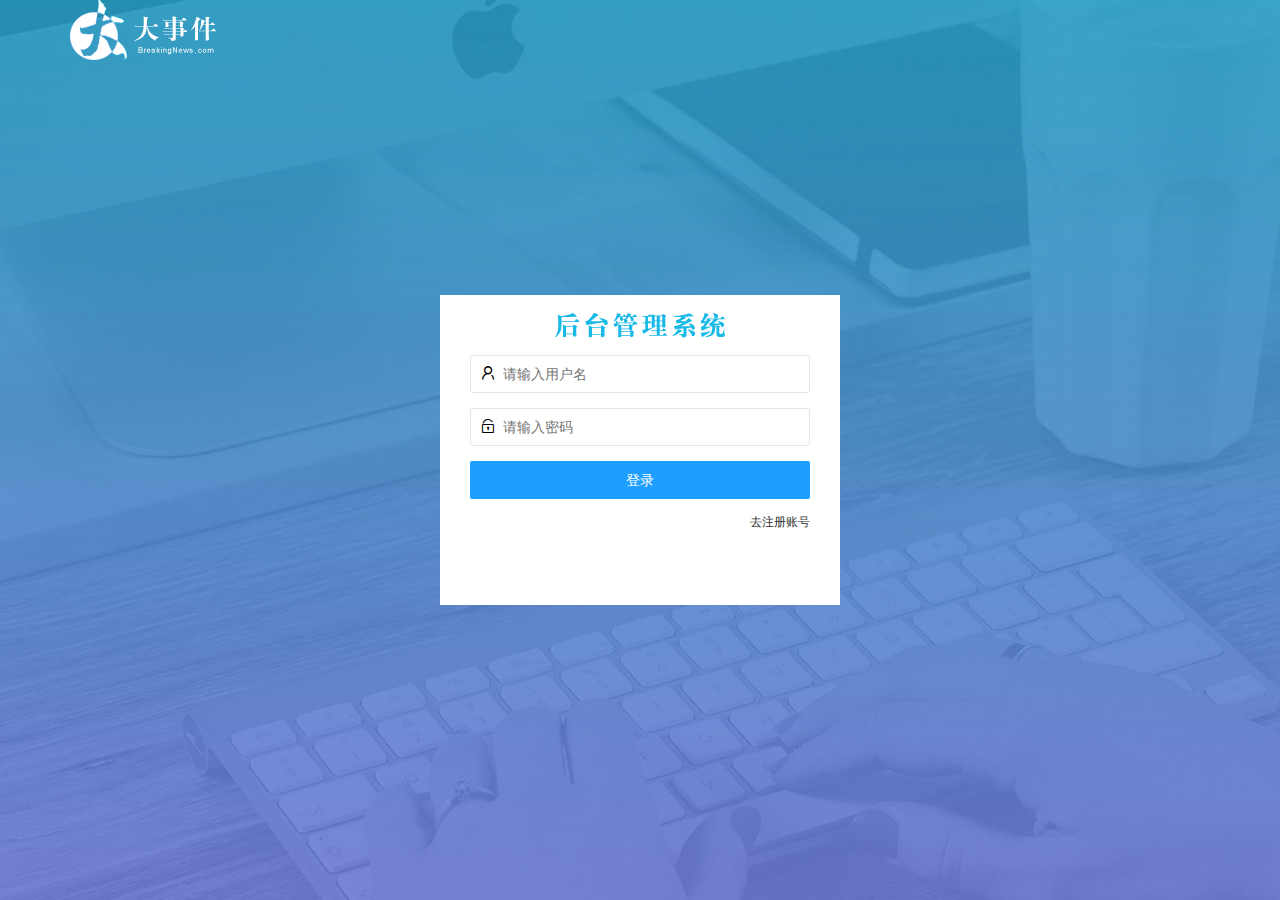
<file: login.html>
<!DOCTYPE html>
<html lang="en">

<head>
    <meta charset="UTF-8" />
    <meta name="viewport" content="width=device-width, initial-scale=1.0" />
    <title>大事件-登录/注册</title>
    <!-- 导入 LayUI 的样式 -->
    <link rel="stylesheet" href="/assets/lib/layui/css/layui.css" />
    <!-- 导入自己的样式表 -->
    <link rel="stylesheet" href="/assets/css/login.css" />
    <script src="/assets/lib/layui/layui.all.js"></script>
    <script src="/assets/lib/jquery.js"></script>
    <script src="/assets/js/baseAPI.js"></script>
    <script src="/assets/js/login.js"></script>
</head>

<body>
    <!-- 头部的 Logo 区域 -->
    <div class="layui-main">
        <img src="/assets/images/logo.png" alt="" />
    </div>

    <!-- 登录注册区域 -->
    <div class="loginAndRegBox">
        <div class="title-box"></div>
        <!-- 登录的div -->
        <div class="login-box">
            <!-- 登录的表单 -->
            <form class="layui-form" id="form_login">
                <!-- 用户名 -->
                <div class="layui-form-item">
                    <i class="layui-icon layui-icon-username"></i>
                    <input type="text" name="username" required lay-verify="required|username" placeholder="请输入用户名"
                        autocomplete="off" class="layui-input" />
                </div>
                <!-- 密码 -->
                <div class="layui-form-item">
                    <i class="layui-icon layui-icon-password"></i>
                    <input type="password" name="password" required lay-verify="required|pwd" placeholder="请输入密码"
                        autocomplete="off" class="layui-input" />
                </div>
                <!-- 登录按钮 -->
                <div class="layui-form-item">
                    <!-- 注意：表单提交按钮和普通按钮的区别，就是 lay-submit 属性 -->
                    <button class="layui-btn layui-btn-fluid layui-btn-normal" lay-submit>登录</button>
                </div>
                <div class="layui-form-item links">
                    <a href="javascript:;" id="link_reg">去注册账号</a>
                </div>
            </form>
        </div>

        <!-- 注册的div -->
        <div class="reg-box">
            <!-- 注册的表单 -->
            <form class="layui-form" id="form_reg">
                <!-- 用户名 -->
                <div class="layui-form-item">
                    <i class="layui-icon layui-icon-username"></i>
                    <input type="text" name="username" required lay-verify="required" placeholder="请输入用户名"
                        autocomplete="off" class="layui-input" />
                </div>
                <!-- 密码 -->
                <div class="layui-form-item">
                    <i class="layui-icon layui-icon-password"></i>
                    <input type="password" name="password" required lay-verify="required|pwd" placeholder="请输入密码"
                        autocomplete="off" class="layui-input" />
                </div>
                <!-- 密码确认框 -->
                <div class="layui-form-item">
                    <i class="layui-icon layui-icon-password"></i>
                    <input type="password" name="repassword" required lay-verify="required|pwd|repwd"
                        placeholder="再次确认密码" autocomplete="off" class="layui-input" />
                </div>
                <!-- 注册按钮 -->
                <div class="layui-form-item">
                    <!-- 注意：表单提交按钮和普通按钮的区别，就是 lay-submit 属性 -->
                    <button class="layui-btn layui-btn-fluid layui-btn-normal" lay-submit>注册</button>
                </div>
                <div class="layui-form-item links">
                    <a href="javascript:;" id="link_login">去登录</a>
                </div>
            </form>
        </div>
    </div>
</body>

</html>
</file>
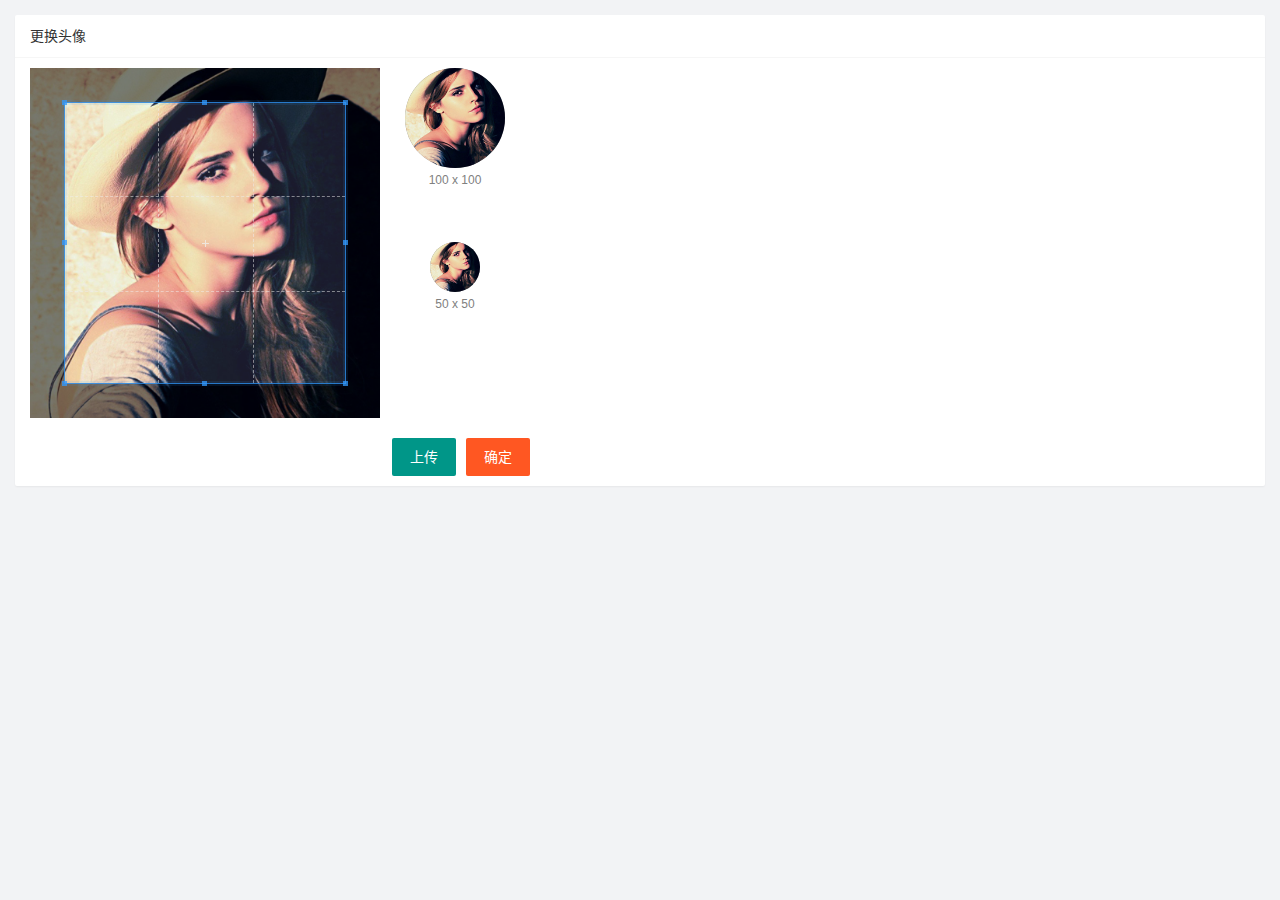
<file: user_avatar.html>
<!DOCTYPE html>
<html lang="zh-CN">

<head>
    <meta charset="UTF-8">
    <meta name="viewport" content="width=device-width, initial-scale=1.0">
    <title>Document</title>
    <link rel="stylesheet" href="/assets/lib/layui/css/layui.css">
    <link rel="stylesheet" href="/assets/css/user_avatar.css">
    <link rel="stylesheet" href="/assets/lib/cropper/cropper.css">
</head>

<body>
    <div class="layui-card">
        <div class="layui-card-header">更换头像</div>
        <div class="layui-card-body">
            <!-- 第一行的图片裁剪和预览区域 -->
            <div class="row1">
                <!-- 图片裁剪区域 -->
                <div class="cropper-box">
                    <!-- 这个 img 标签很重要，将来会把它初始化为裁剪区域 -->
                    <img id="image" src="/assets/images/sample.jpg" />
                </div>
                <!-- 图片的预览区域 -->
                <div class="preview-box">
                    <div>
                        <!-- 宽高为 100px 的预览区域 -->
                        <div class="img-preview w100"></div>
                        <p class="size">100 x 100</p>
                    </div>
                    <div>
                        <!-- 宽高为 50px 的预览区域 -->
                        <div class="img-preview w50"></div>
                        <p class="size">50 x 50</p>
                    </div>
                </div>
            </div>
            <!-- 第二行的按钮区域 -->
            <div class="row2">
                <!-- 通过accept属性可以规定用户选择什么类型的文件 -->
                <input type="file" id="file" accept="image/png,image/jpeg">
                <button type="button" class="layui-btn" id="btnChooseImage">上传</button>
                <button type="button" class="layui-btn layui-btn-danger" id="btnUpload">确定</button>
            </div>
        </div>
    </div>
    <script src="/assets/lib/jquery.js"></script>
    <script src="/assets/js/user_avatar.js"></script>
    <script src="/assets/lib/cropper/Cropper.js"></script>
    <script src="/assets/lib/cropper/jquery-cropper.js"></script>
    <script src="/assets/js/baseAPI.js"></script>
    <script src="/assets/lib/layui/layui.all.js"></script>
</body>

</html>
</file>
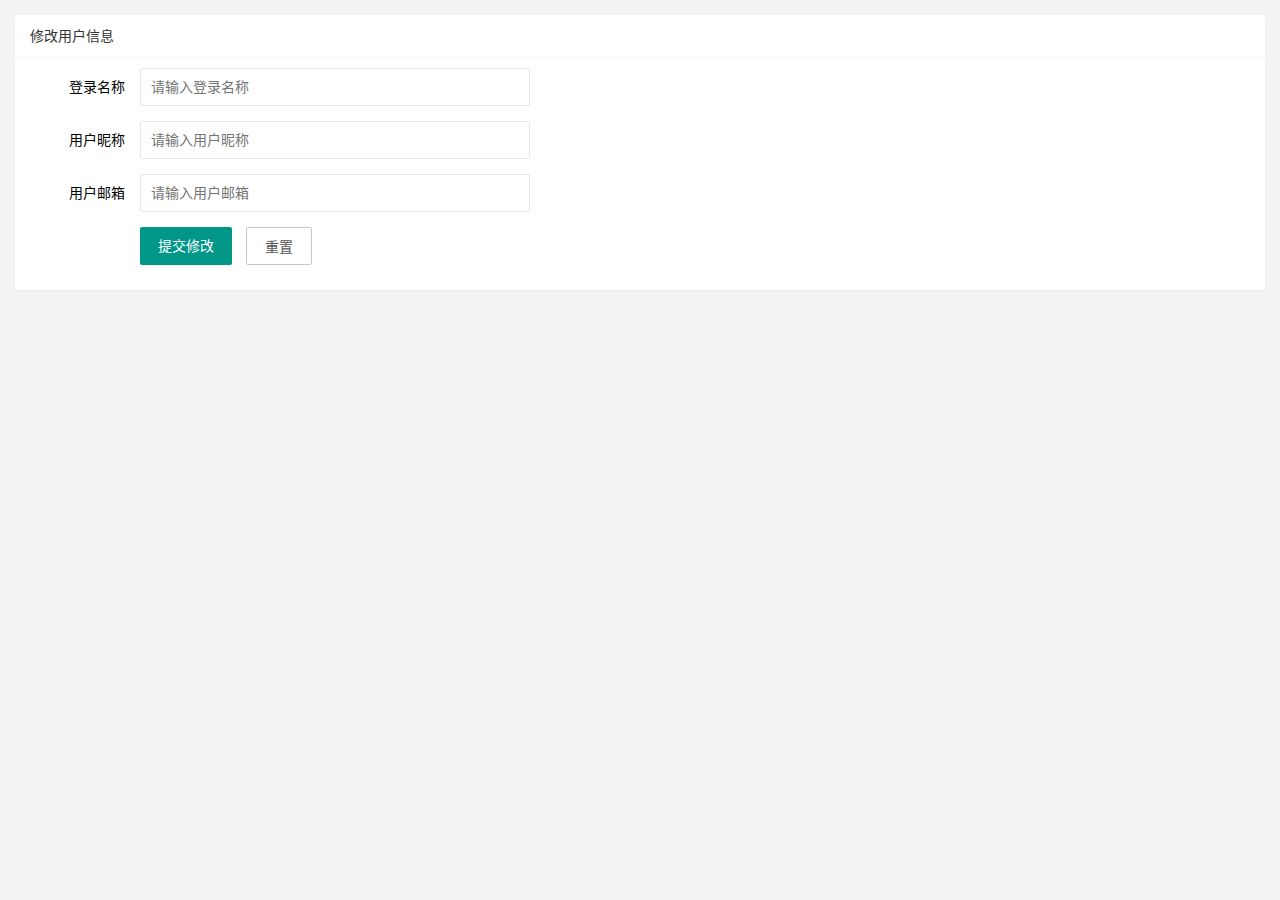
<file: user_info.html>
<!DOCTYPE html>
<html lang="zh-CN">

<head>
    <meta charset="UTF-8">
    <meta name="viewport" content="width=device-width, initial-scale=1.0">
    <title>Document</title>
    <link rel="stylesheet" href="/assets/lib/layui/css/layui.css">
    <link rel="stylesheet" href="/assets/css/user_info.css">
    <script src="/assets/lib/layui/layui.all.js"></script>
    <script src="/assets/lib/jquery.js"></script>
    <script src="/assets/js/user_info.js"></script>
    <script src="/assets/js/baseAPI.js"></script>
</head>

<body>
    <!-- 卡片面板 -->
    <div class="layui-card">
        <div class="layui-card-header">修改用户信息</div>
        <div class="layui-card-body">
            <!-- 表单 -->
            <form class="layui-form" lay-filter="formUserInfo">
                <!-- 这是隐藏域 -->
                <input type="hidden" name="id" value="" />

                <div class="layui-form-item">
                    <label class="layui-form-label">登录名称</label>
                    <div class="layui-input-block">
                        <input type="text" name="username" required lay-verify="required" placeholder="请输入登录名称"
                            autocomplete="off" class="layui-input" readonly>
                    </div>
                </div>

                <div class="layui-form-item">
                    <label class="layui-form-label">用户昵称</label>
                    <div class="layui-input-block">
                        <input type="text" name="nickname" required lay-verify="required|nickname" placeholder="请输入用户昵称"
                            autocomplete="off" class="layui-input">
                    </div>
                </div>

                <div class="layui-form-item">
                    <label class="layui-form-label">用户邮箱</label>
                    <div class="layui-input-block">
                        <input type="text" name="email" required lay-verify="required|email" placeholder="请输入用户邮箱"
                            autocomplete="off" class="layui-input">
                    </div>
                </div>
                <!-- 立即提交，重置按钮 -->
                <div class="layui-form-item">
                    <div class="layui-input-block">
                        <button class="layui-btn" lay-submit lay-filter="formDemo">提交修改</button>
                        <button type="reset" class="layui-btn layui-btn-primary" id="btnReset">重置</button>
                    </div>
                </div>
            </form>
        </div>
    </div>


</body>

</html>
</file>
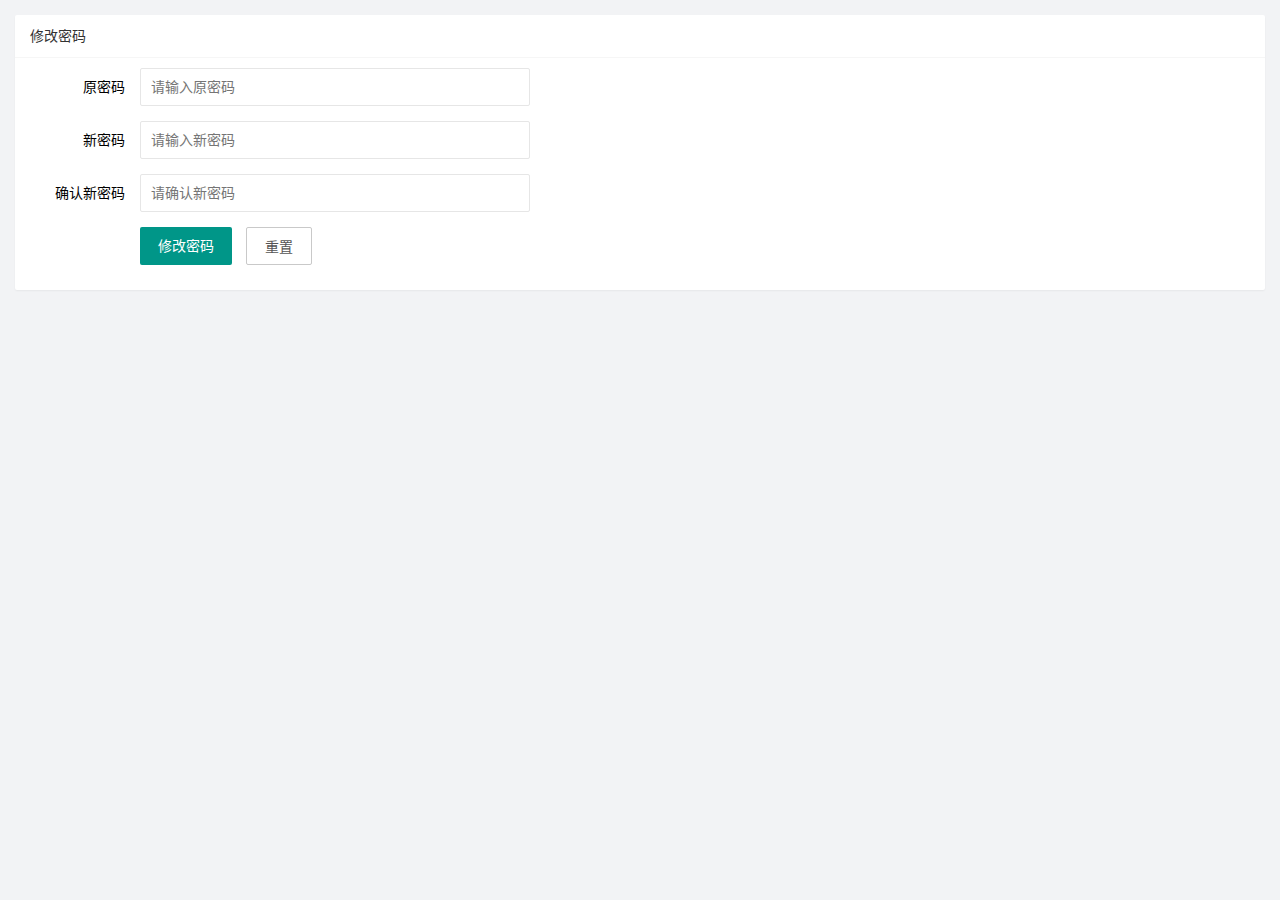
<file: user_pwd.html>
<!DOCTYPE html>
<html lang="zh-CN">

<head>
    <meta charset="UTF-8">
    <meta name="viewport" content="width=device-width, initial-scale=1.0">
    <title>Document</title>
    <link rel="stylesheet" href="/assets/lib/layui/css/layui.css">
    <link rel="stylesheet" href="/assets/css/user_pwd.css">
    <script src="/assets/lib/jquery.js"></script>
    <script src="/assets/lib/layui/layui.all.js"></script>
    <script src="/assets/js/baseAPI.js"></script>
    <script src="/assets/js/user_pwd.js"></script>
</head>

<body>
    <!-- 卡片面板 -->
    <div class="layui-card">
        <div class="layui-card-header">修改密码</div>
        <div class="layui-card-body">
            <!-- 表单 -->
            <form class="layui-form">
                <div class="layui-form-item">
                    <label class="layui-form-label">原密码</label>
                    <div class="layui-input-block">
                        <input type="password" name="oldPwd" required lay-verify="required|pwd" placeholder="请输入原密码"
                            autocomplete="off" class="layui-input">
                    </div>
                </div>

                <div class="layui-form-item">
                    <label class="layui-form-label">新密码</label>
                    <div class="layui-input-block">
                        <input type="password" name="newPwd" required lay-verify="required|pwd|samePwd"
                            placeholder="请输入新密码" autocomplete="off" class="layui-input">
                    </div>
                </div>

                <div class="layui-form-item">
                    <label class="layui-form-label">确认新密码</label>
                    <div class="layui-input-block">
                        <input type="password" name="rePwd" required lay-verify="required|pwd|rePwd"
                            placeholder="请确认新密码" autocomplete="off" class="layui-input">
                    </div>
                </div>
                <!-- 立即提交，重置按钮 -->
                <div class="layui-form-item">
                    <div class="layui-input-block">
                        <button class="layui-btn" lay-submit lay-filter="formDemo">修改密码</button>
                        <button type="reset" class="layui-btn layui-btn-primary">重置</button>
                    </div>
                </div>
            </form>
        </div>
    </div>
</body>

</html>
</file>
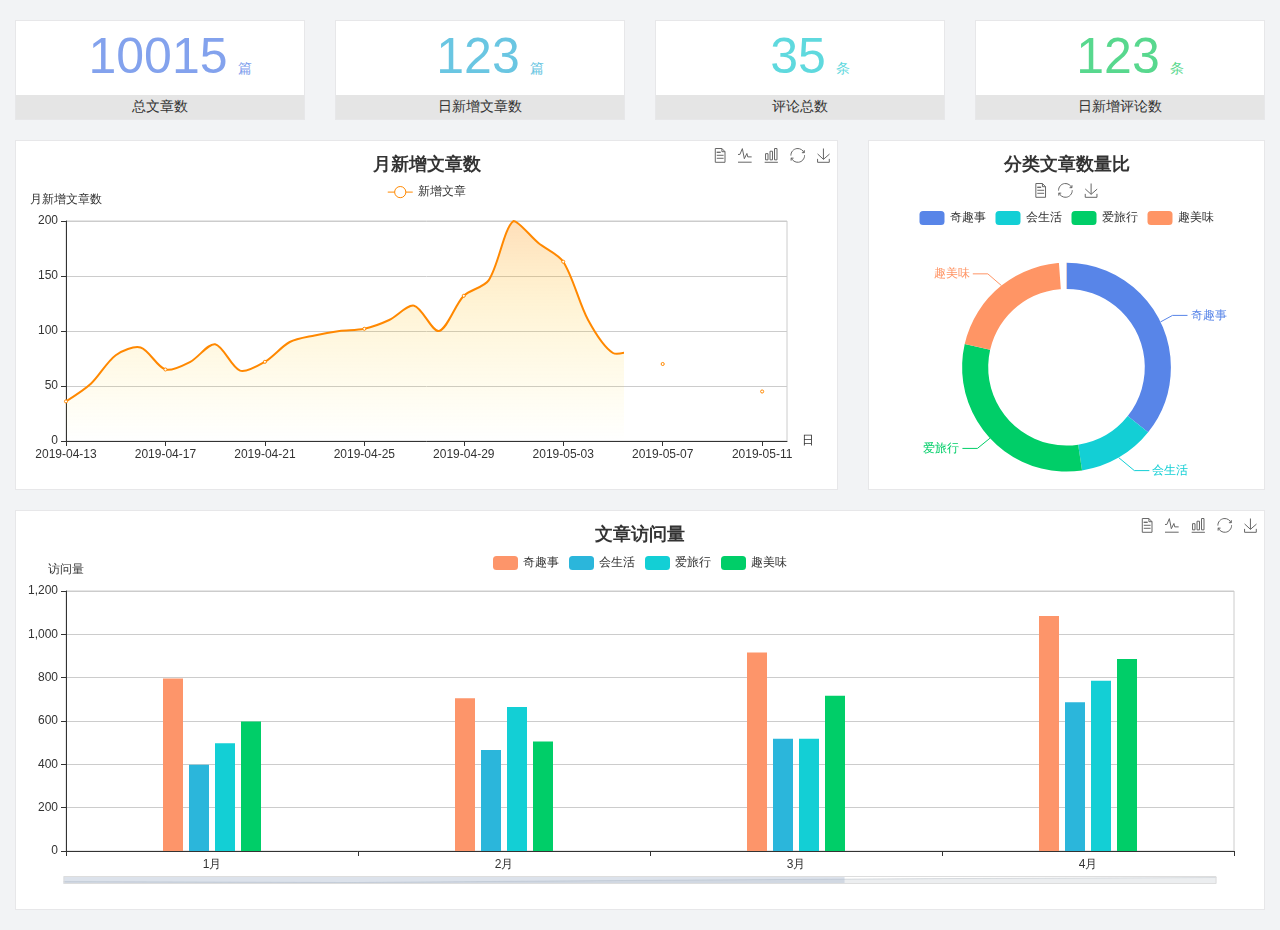
<file: home/dashboard.html>
<!DOCTYPE html>
<html lang="en">

<head>
  <meta charset="UTF-8">
  <meta name="viewport" content="width=device-width, initial-scale=1.0">
  <meta http-equiv="X-UA-Compatible" content="ie=edge">
  <title>图表统计</title>
  <link rel="stylesheet" href="../../assets/lib/bootstrap.css" />
  <link rel="stylesheet" href="../../assets/lib/main.css" />
  <script src="../../assets/lib/jquery.js"></script>
  <script type="text/javascript" src="../../assets/lib/echarts.min.js"></script>
</head>

<body>
  <div class="container-fluid">
    <div class="row spannel_list">
      <div class="col-sm-3 col-xs-6">
        <div class="spannel">
          <em>10015</em><span>篇</span>
          <b>总文章数</b>
        </div>
      </div>
      <div class="col-sm-3 col-xs-6">
        <div class="spannel scolor01">
          <em>123</em><span>篇</span>
          <b>日新增文章数</b>
        </div>
      </div>
      <div class="col-sm-3 col-xs-6">
        <div class="spannel scolor02">
          <em>35</em><span>条</span>
          <b>评论总数</b>
        </div>
      </div>
      <div class="col-sm-3 col-xs-6">
        <div class="spannel scolor03">
          <em>123</em><span>条</span>
          <b>日新增评论数</b>
        </div>
      </div>
    </div>
  </div>

  <div class="container-fluid">
    <div class="row curve-pie">
      <div class="col-lg-8 col-md-8">
        <div class="gragh_pannel" id="curve_show"></div>
      </div>
      <div class="col-lg-4 col-md-4">
        <div class="gragh_pannel" id="pie_show"></div>
      </div>
    </div>
  </div>

  <div class="container-fluid">
    <div class="column_pannel" id="column_show"></div>
  </div>

  <script>
    var oChart = echarts.init(document.getElementById('curve_show'));
    var aList_all = [
      { 'count': 36, 'date': '2019-04-13' },
      { 'count': 52, 'date': '2019-04-14' },
      { 'count': 78, 'date': '2019-04-15' },
      { 'count': 85, 'date': '2019-04-16' },
      { 'count': 65, 'date': '2019-04-17' },
      { 'count': 72, 'date': '2019-04-18' },
      { 'count': 88, 'date': '2019-04-19' },
      { 'count': 64, 'date': '2019-04-20' },
      { 'count': 72, 'date': '2019-04-21' },
      { 'count': 90, 'date': '2019-04-22' },
      { 'count': 96, 'date': '2019-04-23' },
      { 'count': 100, 'date': '2019-04-24' },
      { 'count': 102, 'date': '2019-04-25' },
      { 'count': 110, 'date': '2019-04-26' },
      { 'count': 123, 'date': '2019-04-27' },
      { 'count': 100, 'date': '2019-04-28' },
      { 'count': 132, 'date': '2019-04-29' },
      { 'count': 146, 'date': '2019-04-30' },
      { 'count': 200, 'date': '2019-05-01' },
      { 'count': 180, 'date': '2019-05-02' },
      { 'count': 163, 'date': '2019-05-03' },
      { 'count': 110, 'date': '2019-05-04' },
      { 'count': 80, 'date': '2019-05-05' },
      { 'count': 82, 'date': '2019-05-06' },
      { 'count': 70, 'date': '2019-05-07' },
      { 'count': 65, 'date': '2019-05-08' },
      { 'count': 54, 'date': '2019-05-09' },
      { 'count': 40, 'date': '2019-05-10' },
      { 'count': 45, 'date': '2019-05-11' },
      { 'count': 38, 'date': '2019-05-12' },
    ];

    let aCount = [];
    let aDate = [];

    for (var i = 0; i < aList_all.length; i++) {
      aCount.push(aList_all[i].count);
      aDate.push(aList_all[i].date);
    }

    var chartopt = {
      title: {
        text: '月新增文章数',
        left: 'center',
        top: '10'
      },
      tooltip: {
        trigger: 'axis'
      },
      legend: {
        data: ['新增文章'],
        top: '40'
      },
      toolbox: {
        show: true,
        feature: {
          mark: { show: true },
          dataView: { show: true, readOnly: false },
          magicType: { show: true, type: ['line', 'bar'] },
          restore: { show: true },
          saveAsImage: { show: true }
        }
      },
      calculable: true,
      xAxis: [
        {
          name: '日',
          type: 'category',
          boundaryGap: false,
          data: aDate
        }
      ],
      yAxis: [
        {
          name: '月新增文章数',
          type: 'value'
        }
      ],
      series: [
        {
          name: '新增文章',
          type: 'line',
          smooth: true,
          itemStyle: { normal: { areaStyle: { type: 'default' }, color: '#f80' }, lineStyle: { color: '#f80' } },
          data: aCount
        }],
      areaStyle: {
        normal: {
          color: new echarts.graphic.LinearGradient(0, 0, 0, 1, [{
            offset: 0,
            color: 'rgba(255,136,0,0.39)'
          }, {
            offset: .34,
            color: 'rgba(255,180,0,0.25)'
          }, {
            offset: 1,
            color: 'rgba(255,222,0,0.00)'
          }])

        }
      },
      grid: {
        show: true,
        x: 50,
        x2: 50,
        y: 80,
        height: 220
      }
    };

    oChart.setOption(chartopt);


    var oPie = echarts.init(document.getElementById('pie_show'));
    var oPieopt =
    {
      title: {
        top: 10,
        text: '分类文章数量比',
        x: 'center'
      },
      tooltip: {
        trigger: 'item',
        formatter: "{a} <br/>{b} : {c} ({d}%)"
      },
      color: ['#5885e8', '#13cfd5', '#00ce68', '#ff9565'],
      legend: {
        x: 'center',
        top: 65,
        data: ['奇趣事', '会生活', '爱旅行', '趣美味']
      },
      toolbox: {
        show: true,
        x: 'center',
        top: 35,
        feature: {
          mark: { show: true },
          dataView: { show: true, readOnly: false },
          magicType: {
            show: true,
            type: ['pie', 'funnel'],
            option: {
              funnel: {
                x: '25%',
                width: '50%',
                funnelAlign: 'left',
                max: 1548
              }
            }
          },
          restore: { show: true },
          saveAsImage: { show: true }
        }
      },
      calculable: true,
      series: [
        {
          name: '访问来源',
          type: 'pie',
          radius: ['45%', '60%'],
          center: ['50%', '65%'],
          data: [
            { value: 300, name: '奇趣事' },
            { value: 100, name: '会生活' },
            { value: 260, name: '爱旅行' },
            { value: 180, name: '趣美味' }
          ]
        }
      ]
    };
    oPie.setOption(oPieopt);



    var oColumn = this.echarts.init(document.getElementById('column_show'));
    var oColumnopt =
    {
      title: {
        text: '文章访问量',
        left: 'center',
        top: '10'
      },
      tooltip: {
        trigger: 'axis'
      },
      legend: {
        data: ['奇趣事', '会生活', '爱旅行', '趣美味'],
        top: '40'
      },
      toolbox: {
        show: true,
        feature: {
          mark: { show: true },
          dataView: { show: true, readOnly: false },
          magicType: { show: true, type: ['line', 'bar'] },
          restore: { show: true },
          saveAsImage: { show: true }
        }
      },
      calculable: true,
      xAxis: [
        {
          type: 'category',
          data: ['1月', '2月', '3月', '4月', '5月']
        }
      ],
      yAxis: [
        {
          name: '访问量',
          type: 'value'
        }
      ],
      series: [
        {
          name: '奇趣事',
          type: 'bar',
          barWidth: 20,
          itemStyle: {
            normal: { areaStyle: { type: 'default' }, color: '#fd956a' }
          },
          data: [800, 708, 920, 1090, 1200]
        },
        {
          name: '会生活',
          type: 'bar',
          barWidth: 20,
          itemStyle: {
            normal: { areaStyle: { type: 'default' }, color: '#2bb6db' }
          },
          data: [400, 468, 520, 690, 800]
        },
        {
          name: '爱旅行',
          type: 'bar',
          barWidth: 20,
          itemStyle: {
            normal: { areaStyle: { type: 'default' }, color: '#13cfd5' }
          },
          data: [500, 668, 520, 790, 900]
        },
        {
          name: '趣美味',
          type: 'bar',
          barWidth: 20,
          itemStyle: {
            normal: { areaStyle: { type: 'default' }, color: '#00ce68' }
          },
          data: [600, 508, 720, 890, 1000]
        }
      ],
      grid: {
        show: true,
        x: 50,
        x2: 30,
        y: 80,
        height: 260
      },
      dataZoom: [//给x轴设置滚动条
        {
          start: 0,//默认为0
          end: 100 - 1000 / 31,//默认为100
          type: 'slider',
          show: true,
          xAxisIndex: [0],
          handleSize: 0,//滑动条的 左右2个滑动条的大小
          height: 8,//组件高度
          left: 45, //左边的距离
          right: 50,//右边的距离
          bottom: 26,//右边的距离
          handleColor: '#ddd',//h滑动图标的颜色
          handleStyle: {
            borderColor: "#cacaca",
            borderWidth: "1",
            shadowBlur: 2,
            background: "#ddd",
            shadowColor: "#ddd",
          }
        }]
    };
    oColumn.setOption(oColumnopt);
  </script>
</body>

</html>
</file>
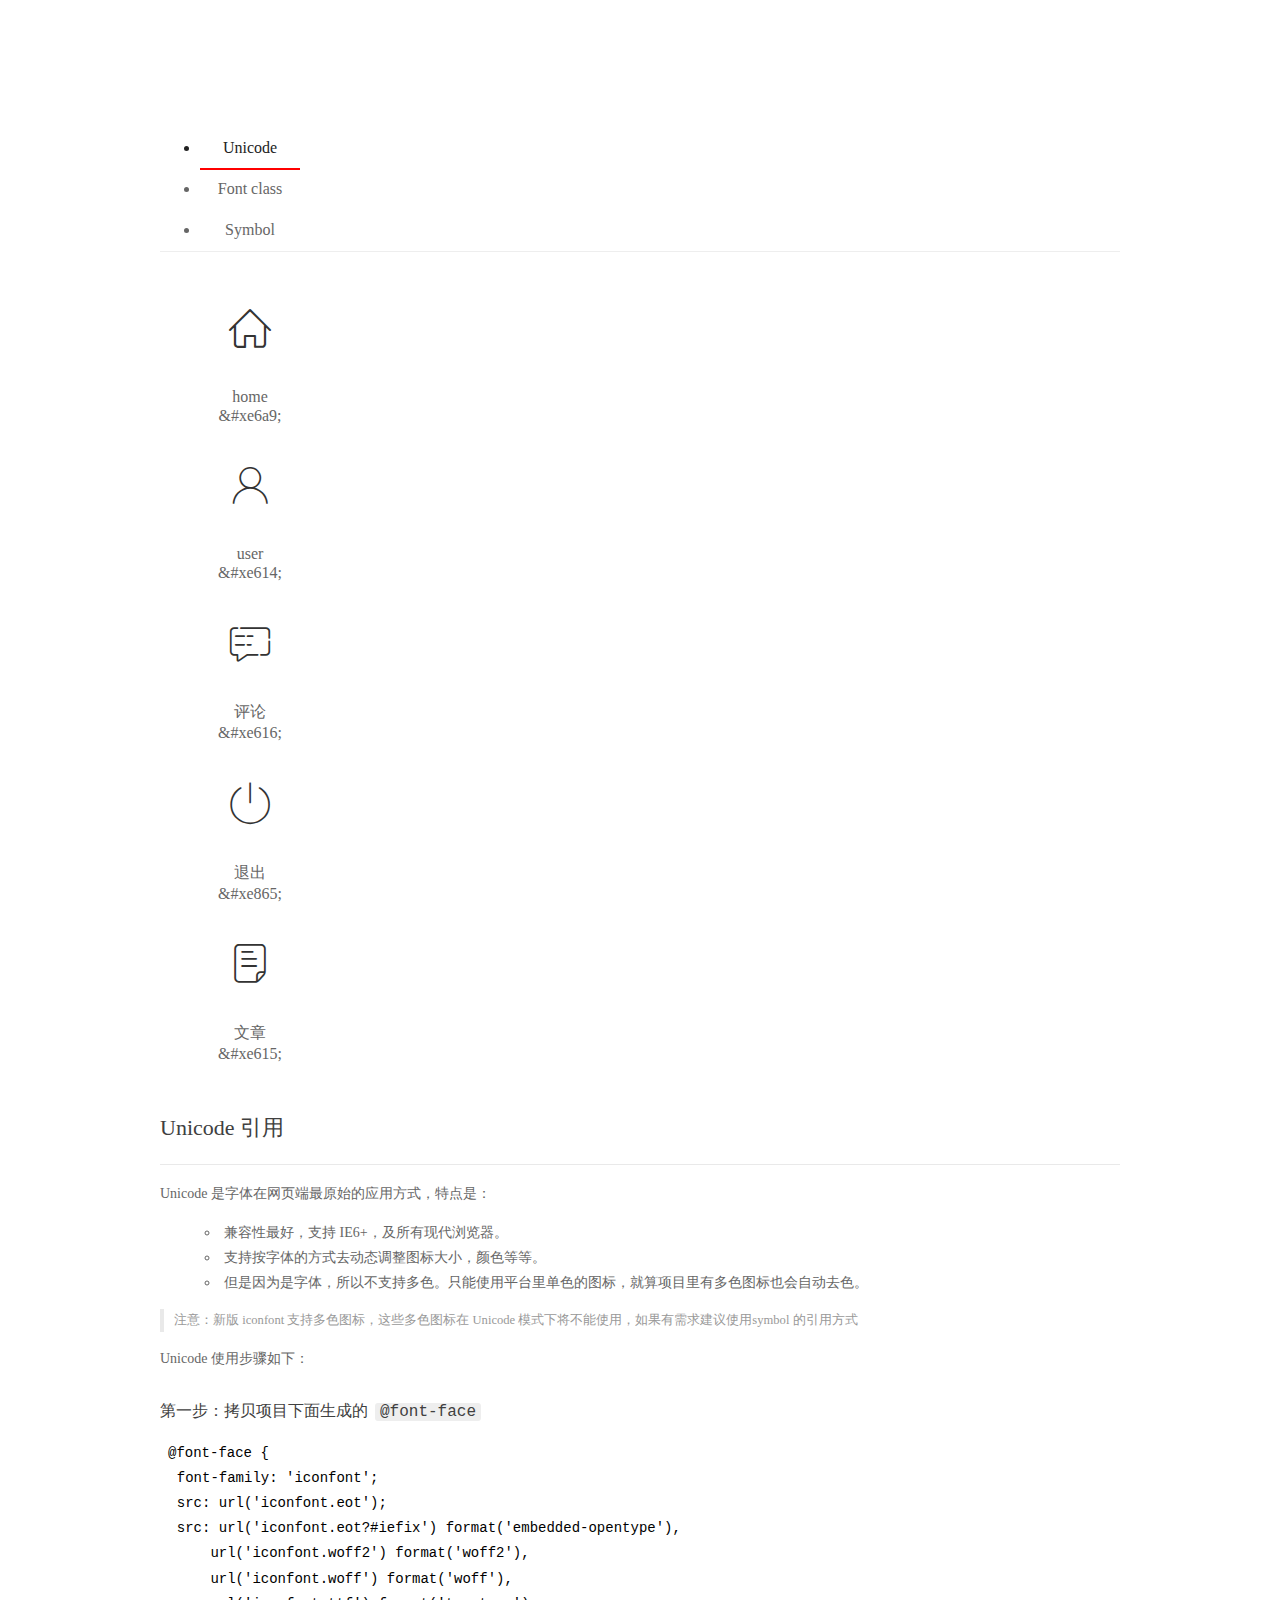
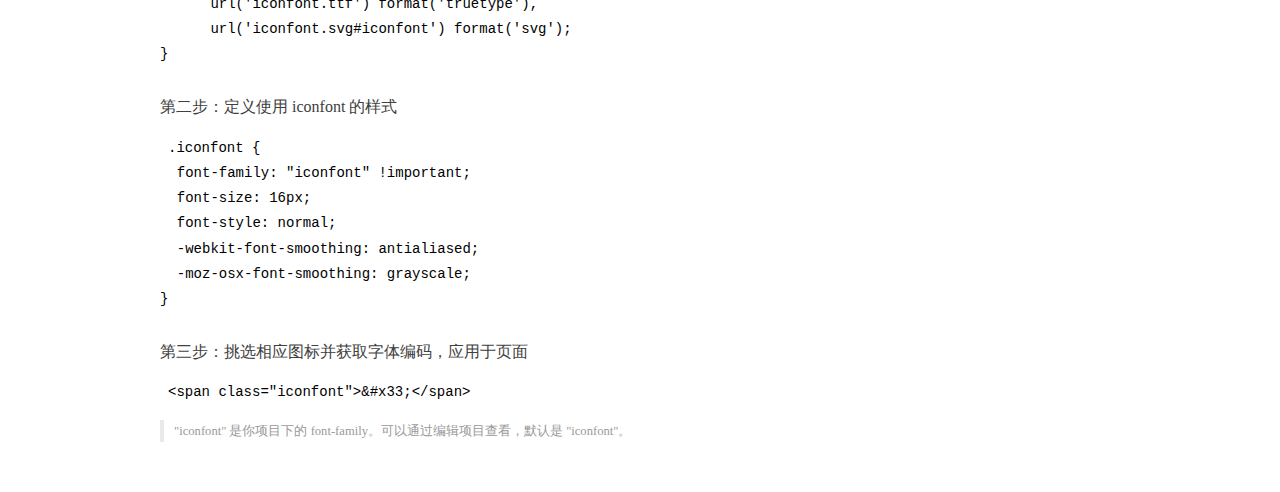
<file: assets/fonts/demo_index.html>
<!DOCTYPE html>
<html>
<head>
  <meta charset="utf-8"/>
  <title>IconFont Demo</title>
  <link rel="shortcut icon" href="https://gtms04.alicdn.com/tps/i4/TB1_oz6GVXXXXaFXpXXJDFnIXXX-64-64.ico" type="image/x-icon"/>
  <link rel="stylesheet" href="https://g.alicdn.com/thx/cube/1.3.2/cube.min.css">
  <link rel="stylesheet" href="demo.css">
  <link rel="stylesheet" href="iconfont.css">
  <script src="iconfont.js"></script>
  <!-- jQuery -->
  <script src="https://a1.alicdn.com/oss/uploads/2018/12/26/7bfddb60-08e8-11e9-9b04-53e73bb6408b.js"></script>
  <!-- 代码高亮 -->
  <script src="https://a1.alicdn.com/oss/uploads/2018/12/26/a3f714d0-08e6-11e9-8a15-ebf944d7534c.js"></script>
</head>
<body>
  <div class="main">
    <h1 class="logo"><a href="https://www.iconfont.cn/" title="iconfont 首页" target="_blank">&#xe86b;</a></h1>
    <div class="nav-tabs">
      <ul id="tabs" class="dib-box">
        <li class="dib active"><span>Unicode</span></li>
        <li class="dib"><span>Font class</span></li>
        <li class="dib"><span>Symbol</span></li>
      </ul>
      
    </div>
    <div class="tab-container">
      <div class="content unicode" style="display: block;">
          <ul class="icon_lists dib-box">
          
            <li class="dib">
              <span class="icon iconfont">&#xe6a9;</span>
                <div class="name">home</div>
                <div class="code-name">&amp;#xe6a9;</div>
              </li>
          
            <li class="dib">
              <span class="icon iconfont">&#xe614;</span>
                <div class="name">user</div>
                <div class="code-name">&amp;#xe614;</div>
              </li>
          
            <li class="dib">
              <span class="icon iconfont">&#xe616;</span>
                <div class="name">评论</div>
                <div class="code-name">&amp;#xe616;</div>
              </li>
          
            <li class="dib">
              <span class="icon iconfont">&#xe865;</span>
                <div class="name">退出</div>
                <div class="code-name">&amp;#xe865;</div>
              </li>
          
            <li class="dib">
              <span class="icon iconfont">&#xe615;</span>
                <div class="name">文章</div>
                <div class="code-name">&amp;#xe615;</div>
              </li>
          
          </ul>
          <div class="article markdown">
          <h2 id="unicode-">Unicode 引用</h2>
          <hr>

          <p>Unicode 是字体在网页端最原始的应用方式，特点是：</p>
          <ul>
            <li>兼容性最好，支持 IE6+，及所有现代浏览器。</li>
            <li>支持按字体的方式去动态调整图标大小，颜色等等。</li>
            <li>但是因为是字体，所以不支持多色。只能使用平台里单色的图标，就算项目里有多色图标也会自动去色。</li>
          </ul>
          <blockquote>
            <p>注意：新版 iconfont 支持多色图标，这些多色图标在 Unicode 模式下将不能使用，如果有需求建议使用symbol 的引用方式</p>
          </blockquote>
          <p>Unicode 使用步骤如下：</p>
          <h3 id="-font-face">第一步：拷贝项目下面生成的 <code>@font-face</code></h3>
<pre><code class="language-css"
>@font-face {
  font-family: 'iconfont';
  src: url('iconfont.eot');
  src: url('iconfont.eot?#iefix') format('embedded-opentype'),
      url('iconfont.woff2') format('woff2'),
      url('iconfont.woff') format('woff'),
      url('iconfont.ttf') format('truetype'),
      url('iconfont.svg#iconfont') format('svg');
}
</code></pre>
          <h3 id="-iconfont-">第二步：定义使用 iconfont 的样式</h3>
<pre><code class="language-css"
>.iconfont {
  font-family: "iconfont" !important;
  font-size: 16px;
  font-style: normal;
  -webkit-font-smoothing: antialiased;
  -moz-osx-font-smoothing: grayscale;
}
</code></pre>
          <h3 id="-">第三步：挑选相应图标并获取字体编码，应用于页面</h3>
<pre>
<code class="language-html"
>&lt;span class="iconfont"&gt;&amp;#x33;&lt;/span&gt;
</code></pre>
          <blockquote>
            <p>"iconfont" 是你项目下的 font-family。可以通过编辑项目查看，默认是 "iconfont"。</p>
          </blockquote>
          </div>
      </div>
      <div class="content font-class">
        <ul class="icon_lists dib-box">
          
          <li class="dib">
            <span class="icon iconfont icon-home"></span>
            <div class="name">
              home
            </div>
            <div class="code-name">.icon-home
            </div>
          </li>
          
          <li class="dib">
            <span class="icon iconfont icon-user"></span>
            <div class="name">
              user
            </div>
            <div class="code-name">.icon-user
            </div>
          </li>
          
          <li class="dib">
            <span class="icon iconfont icon-pinglun"></span>
            <div class="name">
              评论
            </div>
            <div class="code-name">.icon-pinglun
            </div>
          </li>
          
          <li class="dib">
            <span class="icon iconfont icon-tuichu"></span>
            <div class="name">
              退出
            </div>
            <div class="code-name">.icon-tuichu
            </div>
          </li>
          
          <li class="dib">
            <span class="icon iconfont icon-16"></span>
            <div class="name">
              文章
            </div>
            <div class="code-name">.icon-16
            </div>
          </li>
          
        </ul>
        <div class="article markdown">
        <h2 id="font-class-">font-class 引用</h2>
        <hr>

        <p>font-class 是 Unicode 使用方式的一种变种，主要是解决 Unicode 书写不直观，语意不明确的问题。</p>
        <p>与 Unicode 使用方式相比，具有如下特点：</p>
        <ul>
          <li>兼容性良好，支持 IE8+，及所有现代浏览器。</li>
          <li>相比于 Unicode 语意明确，书写更直观。可以很容易分辨这个 icon 是什么。</li>
          <li>因为使用 class 来定义图标，所以当要替换图标时，只需要修改 class 里面的 Unicode 引用。</li>
          <li>不过因为本质上还是使用的字体，所以多色图标还是不支持的。</li>
        </ul>
        <p>使用步骤如下：</p>
        <h3 id="-fontclass-">第一步：引入项目下面生成的 fontclass 代码：</h3>
<pre><code class="language-html">&lt;link rel="stylesheet" href="./iconfont.css"&gt;
</code></pre>
        <h3 id="-">第二步：挑选相应图标并获取类名，应用于页面：</h3>
<pre><code class="language-html">&lt;span class="iconfont icon-xxx"&gt;&lt;/span&gt;
</code></pre>
        <blockquote>
          <p>"
            iconfont" 是你项目下的 font-family。可以通过编辑项目查看，默认是 "iconfont"。</p>
        </blockquote>
      </div>
      </div>
      <div class="content symbol">
          <ul class="icon_lists dib-box">
          
            <li class="dib">
                <svg class="icon svg-icon" aria-hidden="true">
                  <use xlink:href="#icon-home"></use>
                </svg>
                <div class="name">home</div>
                <div class="code-name">#icon-home</div>
            </li>
          
            <li class="dib">
                <svg class="icon svg-icon" aria-hidden="true">
                  <use xlink:href="#icon-user"></use>
                </svg>
                <div class="name">user</div>
                <div class="code-name">#icon-user</div>
            </li>
          
            <li class="dib">
                <svg class="icon svg-icon" aria-hidden="true">
                  <use xlink:href="#icon-pinglun"></use>
                </svg>
                <div class="name">评论</div>
                <div class="code-name">#icon-pinglun</div>
            </li>
          
            <li class="dib">
                <svg class="icon svg-icon" aria-hidden="true">
                  <use xlink:href="#icon-tuichu"></use>
                </svg>
                <div class="name">退出</div>
                <div class="code-name">#icon-tuichu</div>
            </li>
          
            <li class="dib">
                <svg class="icon svg-icon" aria-hidden="true">
                  <use xlink:href="#icon-16"></use>
                </svg>
                <div class="name">文章</div>
                <div class="code-name">#icon-16</div>
            </li>
          
          </ul>
          <div class="article markdown">
          <h2 id="symbol-">Symbol 引用</h2>
          <hr>

          <p>这是一种全新的使用方式，应该说这才是未来的主流，也是平台目前推荐的用法。相关介绍可以参考这篇<a href="">文章</a>
            这种用法其实是做了一个 SVG 的集合，与另外两种相比具有如下特点：</p>
          <ul>
            <li>支持多色图标了，不再受单色限制。</li>
            <li>通过一些技巧，支持像字体那样，通过 <code>font-size</code>, <code>color</code> 来调整样式。</li>
            <li>兼容性较差，支持 IE9+，及现代浏览器。</li>
            <li>浏览器渲染 SVG 的性能一般，还不如 png。</li>
          </ul>
          <p>使用步骤如下：</p>
          <h3 id="-symbol-">第一步：引入项目下面生成的 symbol 代码：</h3>
<pre><code class="language-html">&lt;script src="./iconfont.js"&gt;&lt;/script&gt;
</code></pre>
          <h3 id="-css-">第二步：加入通用 CSS 代码（引入一次就行）：</h3>
<pre><code class="language-html">&lt;style&gt;
.icon {
  width: 1em;
  height: 1em;
  vertical-align: -0.15em;
  fill: currentColor;
  overflow: hidden;
}
&lt;/style&gt;
</code></pre>
          <h3 id="-">第三步：挑选相应图标并获取类名，应用于页面：</h3>
<pre><code class="language-html">&lt;svg class="icon" aria-hidden="true"&gt;
  &lt;use xlink:href="#icon-xxx"&gt;&lt;/use&gt;
&lt;/svg&gt;
</code></pre>
          </div>
      </div>

    </div>
  </div>
  <script>
  $(document).ready(function () {
      $('.tab-container .content:first').show()

      $('#tabs li').click(function (e) {
        var tabContent = $('.tab-container .content')
        var index = $(this).index()

        if ($(this).hasClass('active')) {
          return
        } else {
          $('#tabs li').removeClass('active')
          $(this).addClass('active')

          tabContent.hide().eq(index).fadeIn()
        }
      })
    })
  </script>
</body>
</html>
</file>
<file: assets/lib/layui/css/layui.css>
/** layui-v2.5.5 MIT License By https://www.layui.com */
 .layui-inline,img{display:inline-block;vertical-align:middle}h1,h2,h3,h4,h5,h6{font-weight:400}.layui-edge,.layui-header,.layui-inline,.layui-main{position:relative}.layui-body,.layui-edge,.layui-elip{overflow:hidden}.layui-btn,.layui-edge,.layui-inline,img{vertical-align:middle}.layui-btn,.layui-disabled,.layui-icon,.layui-unselect{-moz-user-select:none;-webkit-user-select:none;-ms-user-select:none}.layui-elip,.layui-form-checkbox span,.layui-form-pane .layui-form-label{text-overflow:ellipsis;white-space:nowrap}.layui-breadcrumb,.layui-tree-btnGroup{visibility:hidden}blockquote,body,button,dd,div,dl,dt,form,h1,h2,h3,h4,h5,h6,input,li,ol,p,pre,td,textarea,th,ul{margin:0;padding:0;-webkit-tap-highlight-color:rgba(0,0,0,0)}a:active,a:hover{outline:0}img{border:none}li{list-style:none}table{border-collapse:collapse;border-spacing:0}h4,h5,h6{font-size:100%}button,input,optgroup,option,select,textarea{font-family:inherit;font-size:inherit;font-style:inherit;font-weight:inherit;outline:0}pre{white-space:pre-wrap;white-space:-moz-pre-wrap;white-space:-pre-wrap;white-space:-o-pre-wrap;word-wrap:break-word}body{line-height:24px;font:14px Helvetica Neue,Helvetica,PingFang SC,Tahoma,Arial,sans-serif}hr{height:1px;margin:10px 0;border:0;clear:both}a{color:#333;text-decoration:none}a:hover{color:#777}a cite{font-style:normal;*cursor:pointer}.layui-border-box,.layui-border-box *{box-sizing:border-box}.layui-box,.layui-box *{box-sizing:content-box}.layui-clear{clear:both;*zoom:1}.layui-clear:after{content:'\20';clear:both;*zoom:1;display:block;height:0}.layui-inline{*display:inline;*zoom:1}.layui-edge{display:inline-block;width:0;height:0;border-width:6px;border-style:dashed;border-color:transparent}.layui-edge-top{top:-4px;border-bottom-color:#999;border-bottom-style:solid}.layui-edge-right{border-left-color:#999;border-left-style:solid}.layui-edge-bottom{top:2px;border-top-color:#999;border-top-style:solid}.layui-edge-left{border-right-color:#999;border-right-style:solid}.layui-disabled,.layui-disabled:hover{color:#d2d2d2!important;cursor:not-allowed!important}.layui-circle{border-radius:100%}.layui-show{display:block!important}.layui-hide{display:none!important}@font-face{font-family:layui-icon;src:url(../font/iconfont.eot?v=250);src:url(../font/iconfont.eot?v=250#iefix) format('embedded-opentype'),url(../font/iconfont.woff2?v=250) format('woff2'),url(../font/iconfont.woff?v=250) format('woff'),url(../font/iconfont.ttf?v=250) format('truetype'),url(../font/iconfont.svg?v=250#layui-icon) format('svg')}.layui-icon{font-family:layui-icon!important;font-size:16px;font-style:normal;-webkit-font-smoothing:antialiased;-moz-osx-font-smoothing:grayscale}.layui-icon-reply-fill:before{content:"\e611"}.layui-icon-set-fill:before{content:"\e614"}.layui-icon-menu-fill:before{content:"\e60f"}.layui-icon-search:before{content:"\e615"}.layui-icon-share:before{content:"\e641"}.layui-icon-set-sm:before{content:"\e620"}.layui-icon-engine:before{content:"\e628"}.layui-icon-close:before{content:"\1006"}.layui-icon-close-fill:before{content:"\1007"}.layui-icon-chart-screen:before{content:"\e629"}.layui-icon-star:before{content:"\e600"}.layui-icon-circle-dot:before{content:"\e617"}.layui-icon-chat:before{content:"\e606"}.layui-icon-release:before{content:"\e609"}.layui-icon-list:before{content:"\e60a"}.layui-icon-chart:before{content:"\e62c"}.layui-icon-ok-circle:before{content:"\1005"}.layui-icon-layim-theme:before{content:"\e61b"}.layui-icon-table:before{content:"\e62d"}.layui-icon-right:before{content:"\e602"}.layui-icon-left:before{content:"\e603"}.layui-icon-cart-simple:before{content:"\e698"}.layui-icon-face-cry:before{content:"\e69c"}.layui-icon-face-smile:before{content:"\e6af"}.layui-icon-survey:before{content:"\e6b2"}.layui-icon-tree:before{content:"\e62e"}.layui-icon-upload-circle:before{content:"\e62f"}.layui-icon-add-circle:before{content:"\e61f"}.layui-icon-download-circle:before{content:"\e601"}.layui-icon-templeate-1:before{content:"\e630"}.layui-icon-util:before{content:"\e631"}.layui-icon-face-surprised:before{content:"\e664"}.layui-icon-edit:before{content:"\e642"}.layui-icon-speaker:before{content:"\e645"}.layui-icon-down:before{content:"\e61a"}.layui-icon-file:before{content:"\e621"}.layui-icon-layouts:before{content:"\e632"}.layui-icon-rate-half:before{content:"\e6c9"}.layui-icon-add-circle-fine:before{content:"\e608"}.layui-icon-prev-circle:before{content:"\e633"}.layui-icon-read:before{content:"\e705"}.layui-icon-404:before{content:"\e61c"}.layui-icon-carousel:before{content:"\e634"}.layui-icon-help:before{content:"\e607"}.layui-icon-code-circle:before{content:"\e635"}.layui-icon-water:before{content:"\e636"}.layui-icon-username:before{content:"\e66f"}.layui-icon-find-fill:before{content:"\e670"}.layui-icon-about:before{content:"\e60b"}.layui-icon-location:before{content:"\e715"}.layui-icon-up:before{content:"\e619"}.layui-icon-pause:before{content:"\e651"}.layui-icon-date:before{content:"\e637"}.layui-icon-layim-uploadfile:before{content:"\e61d"}.layui-icon-delete:before{content:"\e640"}.layui-icon-play:before{content:"\e652"}.layui-icon-top:before{content:"\e604"}.layui-icon-friends:before{content:"\e612"}.layui-icon-refresh-3:before{content:"\e9aa"}.layui-icon-ok:before{content:"\e605"}.layui-icon-layer:before{content:"\e638"}.layui-icon-face-smile-fine:before{content:"\e60c"}.layui-icon-dollar:before{content:"\e659"}.layui-icon-group:before{content:"\e613"}.layui-icon-layim-download:before{content:"\e61e"}.layui-icon-picture-fine:before{content:"\e60d"}.layui-icon-link:before{content:"\e64c"}.layui-icon-diamond:before{content:"\e735"}.layui-icon-log:before{content:"\e60e"}.layui-icon-rate-solid:before{content:"\e67a"}.layui-icon-fonts-del:before{content:"\e64f"}.layui-icon-unlink:before{content:"\e64d"}.layui-icon-fonts-clear:before{content:"\e639"}.layui-icon-triangle-r:before{content:"\e623"}.layui-icon-circle:before{content:"\e63f"}.layui-icon-radio:before{content:"\e643"}.layui-icon-align-center:before{content:"\e647"}.layui-icon-align-right:before{content:"\e648"}.layui-icon-align-left:before{content:"\e649"}.layui-icon-loading-1:before{content:"\e63e"}.layui-icon-return:before{content:"\e65c"}.layui-icon-fonts-strong:before{content:"\e62b"}.layui-icon-upload:before{content:"\e67c"}.layui-icon-dialogue:before{content:"\e63a"}.layui-icon-video:before{content:"\e6ed"}.layui-icon-headset:before{content:"\e6fc"}.layui-icon-cellphone-fine:before{content:"\e63b"}.layui-icon-add-1:before{content:"\e654"}.layui-icon-face-smile-b:before{content:"\e650"}.layui-icon-fonts-html:before{content:"\e64b"}.layui-icon-form:before{content:"\e63c"}.layui-icon-cart:before{content:"\e657"}.layui-icon-camera-fill:before{content:"\e65d"}.layui-icon-tabs:before{content:"\e62a"}.layui-icon-fonts-code:before{content:"\e64e"}.layui-icon-fire:before{content:"\e756"}.layui-icon-set:before{content:"\e716"}.layui-icon-fonts-u:before{content:"\e646"}.layui-icon-triangle-d:before{content:"\e625"}.layui-icon-tips:before{content:"\e702"}.layui-icon-picture:before{content:"\e64a"}.layui-icon-more-vertical:before{content:"\e671"}.layui-icon-flag:before{content:"\e66c"}.layui-icon-loading:before{content:"\e63d"}.layui-icon-fonts-i:before{content:"\e644"}.layui-icon-refresh-1:before{content:"\e666"}.layui-icon-rmb:before{content:"\e65e"}.layui-icon-home:before{content:"\e68e"}.layui-icon-user:before{content:"\e770"}.layui-icon-notice:before{content:"\e667"}.layui-icon-login-weibo:before{content:"\e675"}.layui-icon-voice:before{content:"\e688"}.layui-icon-upload-drag:before{content:"\e681"}.layui-icon-login-qq:before{content:"\e676"}.layui-icon-snowflake:before{content:"\e6b1"}.layui-icon-file-b:before{content:"\e655"}.layui-icon-template:before{content:"\e663"}.layui-icon-auz:before{content:"\e672"}.layui-icon-console:before{content:"\e665"}.layui-icon-app:before{content:"\e653"}.layui-icon-prev:before{content:"\e65a"}.layui-icon-website:before{content:"\e7ae"}.layui-icon-next:before{content:"\e65b"}.layui-icon-component:before{content:"\e857"}.layui-icon-more:before{content:"\e65f"}.layui-icon-login-wechat:before{content:"\e677"}.layui-icon-shrink-right:before{content:"\e668"}.layui-icon-spread-left:before{content:"\e66b"}.layui-icon-camera:before{content:"\e660"}.layui-icon-note:before{content:"\e66e"}.layui-icon-refresh:before{content:"\e669"}.layui-icon-female:before{content:"\e661"}.layui-icon-male:before{content:"\e662"}.layui-icon-password:before{content:"\e673"}.layui-icon-senior:before{content:"\e674"}.layui-icon-theme:before{content:"\e66a"}.layui-icon-tread:before{content:"\e6c5"}.layui-icon-praise:before{content:"\e6c6"}.layui-icon-star-fill:before{content:"\e658"}.layui-icon-rate:before{content:"\e67b"}.layui-icon-template-1:before{content:"\e656"}.layui-icon-vercode:before{content:"\e679"}.layui-icon-cellphone:before{content:"\e678"}.layui-icon-screen-full:before{content:"\e622"}.layui-icon-screen-restore:before{content:"\e758"}.layui-icon-cols:before{content:"\e610"}.layui-icon-export:before{content:"\e67d"}.layui-icon-print:before{content:"\e66d"}.layui-icon-slider:before{content:"\e714"}.layui-icon-addition:before{content:"\e624"}.layui-icon-subtraction:before{content:"\e67e"}.layui-icon-service:before{content:"\e626"}.layui-icon-transfer:before{content:"\e691"}.layui-main{width:1140px;margin:0 auto}.layui-header{z-index:1000;height:60px}.layui-header a:hover{transition:all .5s;-webkit-transition:all .5s}.layui-side{position:fixed;left:0;top:0;bottom:0;z-index:999;width:200px;overflow-x:hidden}.layui-side-scroll{position:relative;width:220px;height:100%;overflow-x:hidden}.layui-body{position:absolute;left:200px;right:0;top:0;bottom:0;z-index:998;width:auto;overflow-y:auto;box-sizing:border-box}.layui-layout-body{overflow:hidden}.layui-layout-admin .layui-header{background-color:#23262E}.layui-layout-admin .layui-side{top:60px;width:200px;overflow-x:hidden}.layui-layout-admin .layui-body{position:fixed;top:60px;bottom:44px}.layui-layout-admin .layui-main{width:auto;margin:0 15px}.layui-layout-admin .layui-footer{position:fixed;left:200px;right:0;bottom:0;height:44px;line-height:44px;padding:0 15px;background-color:#eee}.layui-layout-admin .layui-logo{position:absolute;left:0;top:0;width:200px;height:100%;line-height:60px;text-align:center;color:#009688;font-size:16px}.layui-layout-admin .layui-header .layui-nav{background:0 0}.layui-layout-left{position:absolute!important;left:200px;top:0}.layui-layout-right{position:absolute!important;right:0;top:0}.layui-container{position:relative;margin:0 auto;padding:0 15px;box-sizing:border-box}.layui-fluid{position:relative;margin:0 auto;padding:0 15px}.layui-row:after,.layui-row:before{content:'';display:block;clear:both}.layui-col-lg1,.layui-col-lg10,.layui-col-lg11,.layui-col-lg12,.layui-col-lg2,.layui-col-lg3,.layui-col-lg4,.layui-col-lg5,.layui-col-lg6,.layui-col-lg7,.layui-col-lg8,.layui-col-lg9,.layui-col-md1,.layui-col-md10,.layui-col-md11,.layui-col-md12,.layui-col-md2,.layui-col-md3,.layui-col-md4,.layui-col-md5,.layui-col-md6,.layui-col-md7,.layui-col-md8,.layui-col-md9,.layui-col-sm1,.layui-col-sm10,.layui-col-sm11,.layui-col-sm12,.layui-col-sm2,.layui-col-sm3,.layui-col-sm4,.layui-col-sm5,.layui-col-sm6,.layui-col-sm7,.layui-col-sm8,.layui-col-sm9,.layui-col-xs1,.layui-col-xs10,.layui-col-xs11,.layui-col-xs12,.layui-col-xs2,.layui-col-xs3,.layui-col-xs4,.layui-col-xs5,.layui-col-xs6,.layui-col-xs7,.layui-col-xs8,.layui-col-xs9{position:relative;display:block;box-sizing:border-box}.layui-col-xs1,.layui-col-xs10,.layui-col-xs11,.layui-col-xs12,.layui-col-xs2,.layui-col-xs3,.layui-col-xs4,.layui-col-xs5,.layui-col-xs6,.layui-col-xs7,.layui-col-xs8,.layui-col-xs9{float:left}.layui-col-xs1{width:8.33333333%}.layui-col-xs2{width:16.66666667%}.layui-col-xs3{width:25%}.layui-col-xs4{width:33.33333333%}.layui-col-xs5{width:41.66666667%}.layui-col-xs6{width:50%}.layui-col-xs7{width:58.33333333%}.layui-col-xs8{width:66.66666667%}.layui-col-xs9{width:75%}.layui-col-xs10{width:83.33333333%}.layui-col-xs11{width:91.66666667%}.layui-col-xs12{width:100%}.layui-col-xs-offset1{margin-left:8.33333333%}.layui-col-xs-offset2{margin-left:16.66666667%}.layui-col-xs-offset3{margin-left:25%}.layui-col-xs-offset4{margin-left:33.33333333%}.layui-col-xs-offset5{margin-left:41.66666667%}.layui-col-xs-offset6{margin-left:50%}.layui-col-xs-offset7{margin-left:58.33333333%}.layui-col-xs-offset8{margin-left:66.66666667%}.layui-col-xs-offset9{margin-left:75%}.layui-col-xs-offset10{margin-left:83.33333333%}.layui-col-xs-offset11{margin-left:91.66666667%}.layui-col-xs-offset12{margin-left:100%}@media screen and (max-width:768px){.layui-hide-xs{display:none!important}.layui-show-xs-block{display:block!important}.layui-show-xs-inline{display:inline!important}.layui-show-xs-inline-block{display:inline-block!important}}@media screen and (min-width:768px){.layui-container{width:750px}.layui-hide-sm{display:none!important}.layui-show-sm-block{display:block!important}.layui-show-sm-inline{display:inline!important}.layui-show-sm-inline-block{display:inline-block!important}.layui-col-sm1,.layui-col-sm10,.layui-col-sm11,.layui-col-sm12,.layui-col-sm2,.layui-col-sm3,.layui-col-sm4,.layui-col-sm5,.layui-col-sm6,.layui-col-sm7,.layui-col-sm8,.layui-col-sm9{float:left}.layui-col-sm1{width:8.33333333%}.layui-col-sm2{width:16.66666667%}.layui-col-sm3{width:25%}.layui-col-sm4{width:33.33333333%}.layui-col-sm5{width:41.66666667%}.layui-col-sm6{width:50%}.layui-col-sm7{width:58.33333333%}.layui-col-sm8{width:66.66666667%}.layui-col-sm9{width:75%}.layui-col-sm10{width:83.33333333%}.layui-col-sm11{width:91.66666667%}.layui-col-sm12{width:100%}.layui-col-sm-offset1{margin-left:8.33333333%}.layui-col-sm-offset2{margin-left:16.66666667%}.layui-col-sm-offset3{margin-left:25%}.layui-col-sm-offset4{margin-left:33.33333333%}.layui-col-sm-offset5{margin-left:41.66666667%}.layui-col-sm-offset6{margin-left:50%}.layui-col-sm-offset7{margin-left:58.33333333%}.layui-col-sm-offset8{margin-left:66.66666667%}.layui-col-sm-offset9{margin-left:75%}.layui-col-sm-offset10{margin-left:83.33333333%}.layui-col-sm-offset11{margin-left:91.66666667%}.layui-col-sm-offset12{margin-left:100%}}@media screen and (min-width:992px){.layui-container{width:970px}.layui-hide-md{display:none!important}.layui-show-md-block{display:block!important}.layui-show-md-inline{display:inline!important}.layui-show-md-inline-block{display:inline-block!important}.layui-col-md1,.layui-col-md10,.layui-col-md11,.layui-col-md12,.layui-col-md2,.layui-col-md3,.layui-col-md4,.layui-col-md5,.layui-col-md6,.layui-col-md7,.layui-col-md8,.layui-col-md9{float:left}.layui-col-md1{width:8.33333333%}.layui-col-md2{width:16.66666667%}.layui-col-md3{width:25%}.layui-col-md4{width:33.33333333%}.layui-col-md5{width:41.66666667%}.layui-col-md6{width:50%}.layui-col-md7{width:58.33333333%}.layui-col-md8{width:66.66666667%}.layui-col-md9{width:75%}.layui-col-md10{width:83.33333333%}.layui-col-md11{width:91.66666667%}.layui-col-md12{width:100%}.layui-col-md-offset1{margin-left:8.33333333%}.layui-col-md-offset2{margin-left:16.66666667%}.layui-col-md-offset3{margin-left:25%}.layui-col-md-offset4{margin-left:33.33333333%}.layui-col-md-offset5{margin-left:41.66666667%}.layui-col-md-offset6{margin-left:50%}.layui-col-md-offset7{margin-left:58.33333333%}.layui-col-md-offset8{margin-left:66.66666667%}.layui-col-md-offset9{margin-left:75%}.layui-col-md-offset10{margin-left:83.33333333%}.layui-col-md-offset11{margin-left:91.66666667%}.layui-col-md-offset12{margin-left:100%}}@media screen and (min-width:1200px){.layui-container{width:1170px}.layui-hide-lg{display:none!important}.layui-show-lg-block{display:block!important}.layui-show-lg-inline{display:inline!important}.layui-show-lg-inline-block{display:inline-block!important}.layui-col-lg1,.layui-col-lg10,.layui-col-lg11,.layui-col-lg12,.layui-col-lg2,.layui-col-lg3,.layui-col-lg4,.layui-col-lg5,.layui-col-lg6,.layui-col-lg7,.layui-col-lg8,.layui-col-lg9{float:left}.layui-col-lg1{width:8.33333333%}.layui-col-lg2{width:16.66666667%}.layui-col-lg3{width:25%}.layui-col-lg4{width:33.33333333%}.layui-col-lg5{width:41.66666667%}.layui-col-lg6{width:50%}.layui-col-lg7{width:58.33333333%}.layui-col-lg8{width:66.66666667%}.layui-col-lg9{width:75%}.layui-col-lg10{width:83.33333333%}.layui-col-lg11{width:91.66666667%}.layui-col-lg12{width:100%}.layui-col-lg-offset1{margin-left:8.33333333%}.layui-col-lg-offset2{margin-left:16.66666667%}.layui-col-lg-offset3{margin-left:25%}.layui-col-lg-offset4{margin-left:33.33333333%}.layui-col-lg-offset5{margin-left:41.66666667%}.layui-col-lg-offset6{margin-left:50%}.layui-col-lg-offset7{margin-left:58.33333333%}.layui-col-lg-offset8{margin-left:66.66666667%}.layui-col-lg-offset9{margin-left:75%}.layui-col-lg-offset10{margin-left:83.33333333%}.layui-col-lg-offset11{margin-left:91.66666667%}.layui-col-lg-offset12{margin-left:100%}}.layui-col-space1{margin:-.5px}.layui-col-space1>*{padding:.5px}.layui-col-space3{margin:-1.5px}.layui-col-space3>*{padding:1.5px}.layui-col-space5{margin:-2.5px}.layui-col-space5>*{padding:2.5px}.layui-col-space8{margin:-3.5px}.layui-col-space8>*{padding:3.5px}.layui-col-space10{margin:-5px}.layui-col-space10>*{padding:5px}.layui-col-space12{margin:-6px}.layui-col-space12>*{padding:6px}.layui-col-space15{margin:-7.5px}.layui-col-space15>*{padding:7.5px}.layui-col-space18{margin:-9px}.layui-col-space18>*{padding:9px}.layui-col-space20{margin:-10px}.layui-col-space20>*{padding:10px}.layui-col-space22{margin:-11px}.layui-col-space22>*{padding:11px}.layui-col-space25{margin:-12.5px}.layui-col-space25>*{padding:12.5px}.layui-col-space30{margin:-15px}.layui-col-space30>*{padding:15px}.layui-btn,.layui-input,.layui-select,.layui-textarea,.layui-upload-button{outline:0;-webkit-appearance:none;transition:all .3s;-webkit-transition:all .3s;box-sizing:border-box}.layui-elem-quote{margin-bottom:10px;padding:15px;line-height:22px;border-left:5px solid #009688;border-radius:0 2px 2px 0;background-color:#f2f2f2}.layui-quote-nm{border-style:solid;border-width:1px 1px 1px 5px;background:0 0}.layui-elem-field{margin-bottom:10px;padding:0;border-width:1px;border-style:solid}.layui-elem-field legend{margin-left:20px;padding:0 10px;font-size:20px;font-weight:300}.layui-field-title{margin:10px 0 20px;border-width:1px 0 0}.layui-field-box{padding:10px 15px}.layui-field-title .layui-field-box{padding:10px 0}.layui-progress{position:relative;height:6px;border-radius:20px;background-color:#e2e2e2}.layui-progress-bar{position:absolute;left:0;top:0;width:0;max-width:100%;height:6px;border-radius:20px;text-align:right;background-color:#5FB878;transition:all .3s;-webkit-transition:all .3s}.layui-progress-big,.layui-progress-big .layui-progress-bar{height:18px;line-height:18px}.layui-progress-text{position:relative;top:-20px;line-height:18px;font-size:12px;color:#666}.layui-progress-big .layui-progress-text{position:static;padding:0 10px;color:#fff}.layui-collapse{border-width:1px;border-style:solid;border-radius:2px}.layui-colla-content,.layui-colla-item{border-top-width:1px;border-top-style:solid}.layui-colla-item:first-child{border-top:none}.layui-colla-title{position:relative;height:42px;line-height:42px;padding:0 15px 0 35px;color:#333;background-color:#f2f2f2;cursor:pointer;font-size:14px;overflow:hidden}.layui-colla-content{display:none;padding:10px 15px;line-height:22px;color:#666}.layui-colla-icon{position:absolute;left:15px;top:0;font-size:14px}.layui-card{margin-bottom:15px;border-radius:2px;background-color:#fff;box-shadow:0 1px 2px 0 rgba(0,0,0,.05)}.layui-card:last-child{margin-bottom:0}.layui-card-header{position:relative;height:42px;line-height:42px;padding:0 15px;border-bottom:1px solid #f6f6f6;color:#333;border-radius:2px 2px 0 0;font-size:14px}.layui-bg-black,.layui-bg-blue,.layui-bg-cyan,.layui-bg-green,.layui-bg-orange,.layui-bg-red{color:#fff!important}.layui-card-body{position:relative;padding:10px 15px;line-height:24px}.layui-card-body[pad15]{padding:15px}.layui-card-body[pad20]{padding:20px}.layui-card-body .layui-table{margin:5px 0}.layui-card .layui-tab{margin:0}.layui-panel-window{position:relative;padding:15px;border-radius:0;border-top:5px solid #E6E6E6;background-color:#fff}.layui-auxiliar-moving{position:fixed;left:0;right:0;top:0;bottom:0;width:100%;height:100%;background:0 0;z-index:9999999999}.layui-form-label,.layui-form-mid,.layui-form-select,.layui-input-block,.layui-input-inline,.layui-textarea{position:relative}.layui-bg-red{background-color:#FF5722!important}.layui-bg-orange{background-color:#FFB800!important}.layui-bg-green{background-color:#009688!important}.layui-bg-cyan{background-color:#2F4056!important}.layui-bg-blue{background-color:#1E9FFF!important}.layui-bg-black{background-color:#393D49!important}.layui-bg-gray{background-color:#eee!important;color:#666!important}.layui-badge-rim,.layui-colla-content,.layui-colla-item,.layui-collapse,.layui-elem-field,.layui-form-pane .layui-form-item[pane],.layui-form-pane .layui-form-label,.layui-input,.layui-layedit,.layui-layedit-tool,.layui-quote-nm,.layui-select,.layui-tab-bar,.layui-tab-card,.layui-tab-title,.layui-tab-title .layui-this:after,.layui-textarea{border-color:#e6e6e6}.layui-timeline-item:before,hr{background-color:#e6e6e6}.layui-text{line-height:22px;font-size:14px;color:#666}.layui-text h1,.layui-text h2,.layui-text h3{font-weight:500;color:#333}.layui-text h1{font-size:30px}.layui-text h2{font-size:24px}.layui-text h3{font-size:18px}.layui-text a:not(.layui-btn){color:#01AAED}.layui-text a:not(.layui-btn):hover{text-decoration:underline}.layui-text ul{padding:5px 0 5px 15px}.layui-text ul li{margin-top:5px;list-style-type:disc}.layui-text em,.layui-word-aux{color:#999!important;padding:0 5px!important}.layui-btn{display:inline-block;height:38px;line-height:38px;padding:0 18px;background-color:#009688;color:#fff;white-space:nowrap;text-align:center;font-size:14px;border:none;border-radius:2px;cursor:pointer}.layui-btn:hover{opacity:.8;filter:alpha(opacity=80);color:#fff}.layui-btn:active{opacity:1;filter:alpha(opacity=100)}.layui-btn+.layui-btn{margin-left:10px}.layui-btn-container{font-size:0}.layui-btn-container .layui-btn{margin-right:10px;margin-bottom:10px}.layui-btn-container .layui-btn+.layui-btn{margin-left:0}.layui-table .layui-btn-container .layui-btn{margin-bottom:9px}.layui-btn-radius{border-radius:100px}.layui-btn .layui-icon{margin-right:3px;font-size:18px;vertical-align:bottom;vertical-align:middle\9}.layui-btn-primary{border:1px solid #C9C9C9;background-color:#fff;color:#555}.layui-btn-primary:hover{border-color:#009688;color:#333}.layui-btn-normal{background-color:#1E9FFF}.layui-btn-warm{background-color:#FFB800}.layui-btn-danger{background-color:#FF5722}.layui-btn-checked{background-color:#5FB878}.layui-btn-disabled,.layui-btn-disabled:active,.layui-btn-disabled:hover{border:1px solid #e6e6e6;background-color:#FBFBFB;color:#C9C9C9;cursor:not-allowed;opacity:1}.layui-btn-lg{height:44px;line-height:44px;padding:0 25px;font-size:16px}.layui-btn-sm{height:30px;line-height:30px;padding:0 10px;font-size:12px}.layui-btn-sm i{font-size:16px!important}.layui-btn-xs{height:22px;line-height:22px;padding:0 5px;font-size:12px}.layui-btn-xs i{font-size:14px!important}.layui-btn-group{display:inline-block;vertical-align:middle;font-size:0}.layui-btn-group .layui-btn{margin-left:0!important;margin-right:0!important;border-left:1px solid rgba(255,255,255,.5);border-radius:0}.layui-btn-group .layui-btn-primary{border-left:none}.layui-btn-group .layui-btn-primary:hover{border-color:#C9C9C9;color:#009688}.layui-btn-group .layui-btn:first-child{border-left:none;border-radius:2px 0 0 2px}.layui-btn-group .layui-btn-primary:first-child{border-left:1px solid #c9c9c9}.layui-btn-group .layui-btn:last-child{border-radius:0 2px 2px 0}.layui-btn-group .layui-btn+.layui-btn{margin-left:0}.layui-btn-group+.layui-btn-group{margin-left:10px}.layui-btn-fluid{width:100%}.layui-input,.layui-select,.layui-textarea{height:38px;line-height:1.3;line-height:38px\9;border-width:1px;border-style:solid;background-color:#fff;border-radius:2px}.layui-input::-webkit-input-placeholder,.layui-select::-webkit-input-placeholder,.layui-textarea::-webkit-input-placeholder{line-height:1.3}.layui-input,.layui-textarea{display:block;width:100%;padding-left:10px}.layui-input:hover,.layui-textarea:hover{border-color:#D2D2D2!important}.layui-input:focus,.layui-textarea:focus{border-color:#C9C9C9!important}.layui-textarea{min-height:100px;height:auto;line-height:20px;padding:6px 10px;resize:vertical}.layui-select{padding:0 10px}.layui-form input[type=checkbox],.layui-form input[type=radio],.layui-form select{display:none}.layui-form [lay-ignore]{display:initial}.layui-form-item{margin-bottom:15px;clear:both;*zoom:1}.layui-form-item:after{content:'\20';clear:both;*zoom:1;display:block;height:0}.layui-form-label{float:left;display:block;padding:9px 15px;width:80px;font-weight:400;line-height:20px;text-align:right}.layui-form-label-col{display:block;float:none;padding:9px 0;line-height:20px;text-align:left}.layui-form-item .layui-inline{margin-bottom:5px;margin-right:10px}.layui-input-block{margin-left:110px;min-height:36px}.layui-input-inline{display:inline-block;vertical-align:middle}.layui-form-item .layui-input-inline{float:left;width:190px;margin-right:10px}.layui-form-text .layui-input-inline{width:auto}.layui-form-mid{float:left;display:block;padding:9px 0!important;line-height:20px;margin-right:10px}.layui-form-danger+.layui-form-select .layui-input,.layui-form-danger:focus{border-color:#FF5722!important}.layui-form-select .layui-input{padding-right:30px;cursor:pointer}.layui-form-select .layui-edge{position:absolute;right:10px;top:50%;margin-top:-3px;cursor:pointer;border-width:6px;border-top-color:#c2c2c2;border-top-style:solid;transition:all .3s;-webkit-transition:all .3s}.layui-form-select dl{display:none;position:absolute;left:0;top:42px;padding:5px 0;z-index:899;min-width:100%;border:1px solid #d2d2d2;max-height:300px;overflow-y:auto;background-color:#fff;border-radius:2px;box-shadow:0 2px 4px rgba(0,0,0,.12);box-sizing:border-box}.layui-form-select dl dd,.layui-form-select dl dt{padding:0 10px;line-height:36px;white-space:nowrap;overflow:hidden;text-overflow:ellipsis}.layui-form-select dl dt{font-size:12px;color:#999}.layui-form-select dl dd{cursor:pointer}.layui-form-select dl dd:hover{background-color:#f2f2f2;-webkit-transition:.5s all;transition:.5s all}.layui-form-select .layui-select-group dd{padding-left:20px}.layui-form-select dl dd.layui-select-tips{padding-left:10px!important;color:#999}.layui-form-select dl dd.layui-this{background-color:#5FB878;color:#fff}.layui-form-checkbox,.layui-form-select dl dd.layui-disabled{background-color:#fff}.layui-form-selected dl{display:block}.layui-form-checkbox,.layui-form-checkbox *,.layui-form-switch{display:inline-block;vertical-align:middle}.layui-form-selected .layui-edge{margin-top:-9px;-webkit-transform:rotate(180deg);transform:rotate(180deg);margin-top:-3px\9}:root .layui-form-selected .layui-edge{margin-top:-9px\0/IE9}.layui-form-selectup dl{top:auto;bottom:42px}.layui-select-none{margin:5px 0;text-align:center;color:#999}.layui-select-disabled .layui-disabled{border-color:#eee!important}.layui-select-disabled .layui-edge{border-top-color:#d2d2d2}.layui-form-checkbox{position:relative;height:30px;line-height:30px;margin-right:10px;padding-right:30px;cursor:pointer;font-size:0;-webkit-transition:.1s linear;transition:.1s linear;box-sizing:border-box}.layui-form-checkbox span{padding:0 10px;height:100%;font-size:14px;border-radius:2px 0 0 2px;background-color:#d2d2d2;color:#fff;overflow:hidden}.layui-form-checkbox:hover span{background-color:#c2c2c2}.layui-form-checkbox i{position:absolute;right:0;top:0;width:30px;height:28px;border:1px solid #d2d2d2;border-left:none;border-radius:0 2px 2px 0;color:#fff;font-size:20px;text-align:center}.layui-form-checkbox:hover i{border-color:#c2c2c2;color:#c2c2c2}.layui-form-checked,.layui-form-checked:hover{border-color:#5FB878}.layui-form-checked span,.layui-form-checked:hover span{background-color:#5FB878}.layui-form-checked i,.layui-form-checked:hover i{color:#5FB878}.layui-form-item .layui-form-checkbox{margin-top:4px}.layui-form-checkbox[lay-skin=primary]{height:auto!important;line-height:normal!important;min-width:18px;min-height:18px;border:none!important;margin-right:0;padding-left:28px;padding-right:0;background:0 0}.layui-form-checkbox[lay-skin=primary] span{padding-left:0;padding-right:15px;line-height:18px;background:0 0;color:#666}.layui-form-checkbox[lay-skin=primary] i{right:auto;left:0;width:16px;height:16px;line-height:16px;border:1px solid #d2d2d2;font-size:12px;border-radius:2px;background-color:#fff;-webkit-transition:.1s linear;transition:.1s linear}.layui-form-checkbox[lay-skin=primary]:hover i{border-color:#5FB878;color:#fff}.layui-form-checked[lay-skin=primary] i{border-color:#5FB878!important;background-color:#5FB878;color:#fff}.layui-checkbox-disbaled[lay-skin=primary] span{background:0 0!important;color:#c2c2c2}.layui-checkbox-disbaled[lay-skin=primary]:hover i{border-color:#d2d2d2}.layui-form-item .layui-form-checkbox[lay-skin=primary]{margin-top:10px}.layui-form-switch{position:relative;height:22px;line-height:22px;min-width:35px;padding:0 5px;margin-top:8px;border:1px solid #d2d2d2;border-radius:20px;cursor:pointer;background-color:#fff;-webkit-transition:.1s linear;transition:.1s linear}.layui-form-switch i{position:absolute;left:5px;top:3px;width:16px;height:16px;border-radius:20px;background-color:#d2d2d2;-webkit-transition:.1s linear;transition:.1s linear}.layui-form-switch em{position:relative;top:0;width:25px;margin-left:21px;padding:0!important;text-align:center!important;color:#999!important;font-style:normal!important;font-size:12px}.layui-form-onswitch{border-color:#5FB878;background-color:#5FB878}.layui-checkbox-disbaled,.layui-checkbox-disbaled i{border-color:#e2e2e2!important}.layui-form-onswitch i{left:100%;margin-left:-21px;background-color:#fff}.layui-form-onswitch em{margin-left:5px;margin-right:21px;color:#fff!important}.layui-checkbox-disbaled span{background-color:#e2e2e2!important}.layui-checkbox-disbaled:hover i{color:#fff!important}[lay-radio]{display:none}.layui-form-radio,.layui-form-radio *{display:inline-block;vertical-align:middle}.layui-form-radio{line-height:28px;margin:6px 10px 0 0;padding-right:10px;cursor:pointer;font-size:0}.layui-form-radio *{font-size:14px}.layui-form-radio>i{margin-right:8px;font-size:22px;color:#c2c2c2}.layui-form-radio>i:hover,.layui-form-radioed>i{color:#5FB878}.layui-radio-disbaled>i{color:#e2e2e2!important}.layui-form-pane .layui-form-label{width:110px;padding:8px 15px;height:38px;line-height:20px;border-width:1px;border-style:solid;border-radius:2px 0 0 2px;text-align:center;background-color:#FBFBFB;overflow:hidden;box-sizing:border-box}.layui-form-pane .layui-input-inline{margin-left:-1px}.layui-form-pane .layui-input-block{margin-left:110px;left:-1px}.layui-form-pane .layui-input{border-radius:0 2px 2px 0}.layui-form-pane .layui-form-text .layui-form-label{float:none;width:100%;border-radius:2px;box-sizing:border-box;text-align:left}.layui-form-pane .layui-form-text .layui-input-inline{display:block;margin:0;top:-1px;clear:both}.layui-form-pane .layui-form-text .layui-input-block{margin:0;left:0;top:-1px}.layui-form-pane .layui-form-text .layui-textarea{min-height:100px;border-radius:0 0 2px 2px}.layui-form-pane .layui-form-checkbox{margin:4px 0 4px 10px}.layui-form-pane .layui-form-radio,.layui-form-pane .layui-form-switch{margin-top:6px;margin-left:10px}.layui-form-pane .layui-form-item[pane]{position:relative;border-width:1px;border-style:solid}.layui-form-pane .layui-form-item[pane] .layui-form-label{position:absolute;left:0;top:0;height:100%;border-width:0 1px 0 0}.layui-form-pane .layui-form-item[pane] .layui-input-inline{margin-left:110px}@media screen and (max-width:450px){.layui-form-item .layui-form-label{text-overflow:ellipsis;overflow:hidden;white-space:nowrap}.layui-form-item .layui-inline{display:block;margin-right:0;margin-bottom:20px;clear:both}.layui-form-item .layui-inline:after{content:'\20';clear:both;display:block;height:0}.layui-form-item .layui-input-inline{display:block;float:none;left:-3px;width:auto;margin:0 0 10px 112px}.layui-form-item .layui-input-inline+.layui-form-mid{margin-left:110px;top:-5px;padding:0}.layui-form-item .layui-form-checkbox{margin-right:5px;margin-bottom:5px}}.layui-layedit{border-width:1px;border-style:solid;border-radius:2px}.layui-layedit-tool{padding:3px 5px;border-bottom-width:1px;border-bottom-style:solid;font-size:0}.layedit-tool-fixed{position:fixed;top:0;border-top:1px solid #e2e2e2}.layui-layedit-tool .layedit-tool-mid,.layui-layedit-tool .layui-icon{display:inline-block;vertical-align:middle;text-align:center;font-size:14px}.layui-layedit-tool .layui-icon{position:relative;width:32px;height:30px;line-height:30px;margin:3px 5px;color:#777;cursor:pointer;border-radius:2px}.layui-layedit-tool .layui-icon:hover{color:#393D49}.layui-layedit-tool .layui-icon:active{color:#000}.layui-layedit-tool .layedit-tool-active{background-color:#e2e2e2;color:#000}.layui-layedit-tool .layui-disabled,.layui-layedit-tool .layui-disabled:hover{color:#d2d2d2;cursor:not-allowed}.layui-layedit-tool .layedit-tool-mid{width:1px;height:18px;margin:0 10px;background-color:#d2d2d2}.layedit-tool-html{width:50px!important;font-size:30px!important}.layedit-tool-b,.layedit-tool-code,.layedit-tool-help{font-size:16px!important}.layedit-tool-d,.layedit-tool-face,.layedit-tool-image,.layedit-tool-unlink{font-size:18px!important}.layedit-tool-image input{position:absolute;font-size:0;left:0;top:0;width:100%;height:100%;opacity:.01;filter:Alpha(opacity=1);cursor:pointer}.layui-layedit-iframe iframe{display:block;width:100%}#LAY_layedit_code{overflow:hidden}.layui-laypage{display:inline-block;*display:inline;*zoom:1;vertical-align:middle;margin:10px 0;font-size:0}.layui-laypage>a:first-child,.layui-laypage>a:first-child em{border-radius:2px 0 0 2px}.layui-laypage>a:last-child,.layui-laypage>a:last-child em{border-radius:0 2px 2px 0}.layui-laypage>:first-child{margin-left:0!important}.layui-laypage>:last-child{margin-right:0!important}.layui-laypage a,.layui-laypage button,.layui-laypage input,.layui-laypage select,.layui-laypage span{border:1px solid #e2e2e2}.layui-laypage a,.layui-laypage span{display:inline-block;*display:inline;*zoom:1;vertical-align:middle;padding:0 15px;height:28px;line-height:28px;margin:0 -1px 5px 0;background-color:#fff;color:#333;font-size:12px}.layui-flow-more a *,.layui-laypage input,.layui-table-view select[lay-ignore]{display:inline-block}.layui-laypage a:hover{color:#009688}.layui-laypage em{font-style:normal}.layui-laypage .layui-laypage-spr{color:#999;font-weight:700}.layui-laypage a{text-decoration:none}.layui-laypage .layui-laypage-curr{position:relative}.layui-laypage .layui-laypage-curr em{position:relative;color:#fff}.layui-laypage .layui-laypage-curr .layui-laypage-em{position:absolute;left:-1px;top:-1px;padding:1px;width:100%;height:100%;background-color:#009688}.layui-laypage-em{border-radius:2px}.layui-laypage-next em,.layui-laypage-prev em{font-family:Sim sun;font-size:16px}.layui-laypage .layui-laypage-count,.layui-laypage .layui-laypage-limits,.layui-laypage .layui-laypage-refresh,.layui-laypage .layui-laypage-skip{margin-left:10px;margin-right:10px;padding:0;border:none}.layui-laypage .layui-laypage-limits,.layui-laypage .layui-laypage-refresh{vertical-align:top}.layui-laypage .layui-laypage-refresh i{font-size:18px;cursor:pointer}.layui-laypage select{height:22px;padding:3px;border-radius:2px;cursor:pointer}.layui-laypage .layui-laypage-skip{height:30px;line-height:30px;color:#999}.layui-laypage button,.layui-laypage input{height:30px;line-height:30px;border-radius:2px;vertical-align:top;background-color:#fff;box-sizing:border-box}.layui-laypage input{width:40px;margin:0 10px;padding:0 3px;text-align:center}.layui-laypage input:focus,.layui-laypage select:focus{border-color:#009688!important}.layui-laypage button{margin-left:10px;padding:0 10px;cursor:pointer}.layui-table,.layui-table-view{margin:10px 0}.layui-flow-more{margin:10px 0;text-align:center;color:#999;font-size:14px}.layui-flow-more a{height:32px;line-height:32px}.layui-flow-more a *{vertical-align:top}.layui-flow-more a cite{padding:0 20px;border-radius:3px;background-color:#eee;color:#333;font-style:normal}.layui-flow-more a cite:hover{opacity:.8}.layui-flow-more a i{font-size:30px;color:#737383}.layui-table{width:100%;background-color:#fff;color:#666}.layui-table tr{transition:all .3s;-webkit-transition:all .3s}.layui-table th{text-align:left;font-weight:400}.layui-table tbody tr:hover,.layui-table thead tr,.layui-table-click,.layui-table-header,.layui-table-hover,.layui-table-mend,.layui-table-patch,.layui-table-tool,.layui-table-total,.layui-table-total tr,.layui-table[lay-even] tr:nth-child(even){background-color:#f2f2f2}.layui-table td,.layui-table th,.layui-table-col-set,.layui-table-fixed-r,.layui-table-grid-down,.layui-table-header,.layui-table-page,.layui-table-tips-main,.layui-table-tool,.layui-table-total,.layui-table-view,.layui-table[lay-skin=line],.layui-table[lay-skin=row]{border-width:1px;border-style:solid;border-color:#e6e6e6}.layui-table td,.layui-table th{position:relative;padding:9px 15px;min-height:20px;line-height:20px;font-size:14px}.layui-table[lay-skin=line] td,.layui-table[lay-skin=line] th{border-width:0 0 1px}.layui-table[lay-skin=row] td,.layui-table[lay-skin=row] th{border-width:0 1px 0 0}.layui-table[lay-skin=nob] td,.layui-table[lay-skin=nob] th{border:none}.layui-table img{max-width:100px}.layui-table[lay-size=lg] td,.layui-table[lay-size=lg] th{padding:15px 30px}.layui-table-view .layui-table[lay-size=lg] .layui-table-cell{height:40px;line-height:40px}.layui-table[lay-size=sm] td,.layui-table[lay-size=sm] th{font-size:12px;padding:5px 10px}.layui-table-view .layui-table[lay-size=sm] .layui-table-cell{height:20px;line-height:20px}.layui-table[lay-data]{display:none}.layui-table-box{position:relative;overflow:hidden}.layui-table-view .layui-table{position:relative;width:auto;margin:0}.layui-table-view .layui-table[lay-skin=line]{border-width:0 1px 0 0}.layui-table-view .layui-table[lay-skin=row]{border-width:0 0 1px}.layui-table-view .layui-table td,.layui-table-view .layui-table th{padding:5px 0;border-top:none;border-left:none}.layui-table-view .layui-table th.layui-unselect .layui-table-cell span{cursor:pointer}.layui-table-view .layui-table td{cursor:default}.layui-table-view .layui-table td[data-edit=text]{cursor:text}.layui-table-view .layui-form-checkbox[lay-skin=primary] i{width:18px;height:18px}.layui-table-view .layui-form-radio{line-height:0;padding:0}.layui-table-view .layui-form-radio>i{margin:0;font-size:20px}.layui-table-init{position:absolute;left:0;top:0;width:100%;height:100%;text-align:center;z-index:110}.layui-table-init .layui-icon{position:absolute;left:50%;top:50%;margin:-15px 0 0 -15px;font-size:30px;color:#c2c2c2}.layui-table-header{border-width:0 0 1px;overflow:hidden}.layui-table-header .layui-table{margin-bottom:-1px}.layui-table-tool .layui-inline[lay-event]{position:relative;width:26px;height:26px;padding:5px;line-height:16px;margin-right:10px;text-align:center;color:#333;border:1px solid #ccc;cursor:pointer;-webkit-transition:.5s all;transition:.5s all}.layui-table-tool .layui-inline[lay-event]:hover{border:1px solid #999}.layui-table-tool-temp{padding-right:120px}.layui-table-tool-self{position:absolute;right:17px;top:10px}.layui-table-tool .layui-table-tool-self .layui-inline[lay-event]{margin:0 0 0 10px}.layui-table-tool-panel{position:absolute;top:29px;left:-1px;padding:5px 0;min-width:150px;min-height:40px;border:1px solid #d2d2d2;text-align:left;overflow-y:auto;background-color:#fff;box-shadow:0 2px 4px rgba(0,0,0,.12)}.layui-table-cell,.layui-table-tool-panel li{overflow:hidden;text-overflow:ellipsis;white-space:nowrap}.layui-table-tool-panel li{padding:0 10px;line-height:30px;-webkit-transition:.5s all;transition:.5s all}.layui-table-tool-panel li .layui-form-checkbox[lay-skin=primary]{width:100%;padding-left:28px}.layui-table-tool-panel li:hover{background-color:#f2f2f2}.layui-table-tool-panel li .layui-form-checkbox[lay-skin=primary] i{position:absolute;left:0;top:0}.layui-table-tool-panel li .layui-form-checkbox[lay-skin=primary] span{padding:0}.layui-table-tool .layui-table-tool-self .layui-table-tool-panel{left:auto;right:-1px}.layui-table-col-set{position:absolute;right:0;top:0;width:20px;height:100%;border-width:0 0 0 1px;background-color:#fff}.layui-table-sort{width:10px;height:20px;margin-left:5px;cursor:pointer!important}.layui-table-sort .layui-edge{position:absolute;left:5px;border-width:5px}.layui-table-sort .layui-table-sort-asc{top:3px;border-top:none;border-bottom-style:solid;border-bottom-color:#b2b2b2}.layui-table-sort .layui-table-sort-asc:hover{border-bottom-color:#666}.layui-table-sort .layui-table-sort-desc{bottom:5px;border-bottom:none;border-top-style:solid;border-top-color:#b2b2b2}.layui-table-sort .layui-table-sort-desc:hover{border-top-color:#666}.layui-table-sort[lay-sort=asc] .layui-table-sort-asc{border-bottom-color:#000}.layui-table-sort[lay-sort=desc] .layui-table-sort-desc{border-top-color:#000}.layui-table-cell{height:28px;line-height:28px;padding:0 15px;position:relative;box-sizing:border-box}.layui-table-cell .layui-form-checkbox[lay-skin=primary]{top:-1px;padding:0}.layui-table-cell .layui-table-link{color:#01AAED}.laytable-cell-checkbox,.laytable-cell-numbers,.laytable-cell-radio,.laytable-cell-space{padding:0;text-align:center}.layui-table-body{position:relative;overflow:auto;margin-right:-1px;margin-bottom:-1px}.layui-table-body .layui-none{line-height:26px;padding:15px;text-align:center;color:#999}.layui-table-fixed{position:absolute;left:0;top:0;z-index:101}.layui-table-fixed .layui-table-body{overflow:hidden}.layui-table-fixed-l{box-shadow:0 -1px 8px rgba(0,0,0,.08)}.layui-table-fixed-r{left:auto;right:-1px;border-width:0 0 0 1px;box-shadow:-1px 0 8px rgba(0,0,0,.08)}.layui-table-fixed-r .layui-table-header{position:relative;overflow:visible}.layui-table-mend{position:absolute;right:-49px;top:0;height:100%;width:50px}.layui-table-tool{position:relative;z-index:890;width:100%;min-height:50px;line-height:30px;padding:10px 15px;border-width:0 0 1px}.layui-table-tool .layui-btn-container{margin-bottom:-10px}.layui-table-page,.layui-table-total{border-width:1px 0 0;margin-bottom:-1px;overflow:hidden}.layui-table-page{position:relative;width:100%;padding:7px 7px 0;height:41px;font-size:12px;white-space:nowrap}.layui-table-page>div{height:26px}.layui-table-page .layui-laypage{margin:0}.layui-table-page .layui-laypage a,.layui-table-page .layui-laypage span{height:26px;line-height:26px;margin-bottom:10px;border:none;background:0 0}.layui-table-page .layui-laypage a,.layui-table-page .layui-laypage span.layui-laypage-curr{padding:0 12px}.layui-table-page .layui-laypage span{margin-left:0;padding:0}.layui-table-page .layui-laypage .layui-laypage-prev{margin-left:-7px!important}.layui-table-page .layui-laypage .layui-laypage-curr .layui-laypage-em{left:0;top:0;padding:0}.layui-table-page .layui-laypage button,.layui-table-page .layui-laypage input{height:26px;line-height:26px}.layui-table-page .layui-laypage input{width:40px}.layui-table-page .layui-laypage button{padding:0 10px}.layui-table-page select{height:18px}.layui-table-patch .layui-table-cell{padding:0;width:30px}.layui-table-edit{position:absolute;left:0;top:0;width:100%;height:100%;padding:0 14px 1px;border-radius:0;box-shadow:1px 1px 20px rgba(0,0,0,.15)}.layui-table-edit:focus{border-color:#5FB878!important}select.layui-table-edit{padding:0 0 0 10px;border-color:#C9C9C9}.layui-table-view .layui-form-checkbox,.layui-table-view .layui-form-radio,.layui-table-view .layui-form-switch{top:0;margin:0;box-sizing:content-box}.layui-table-view .layui-form-checkbox{top:-1px;height:26px;line-height:26px}.layui-table-view .layui-form-checkbox i{height:26px}.layui-table-grid .layui-table-cell{overflow:visible}.layui-table-grid-down{position:absolute;top:0;right:0;width:26px;height:100%;padding:5px 0;border-width:0 0 0 1px;text-align:center;background-color:#fff;color:#999;cursor:pointer}.layui-table-grid-down .layui-icon{position:absolute;top:50%;left:50%;margin:-8px 0 0 -8px}.layui-table-grid-down:hover{background-color:#fbfbfb}body .layui-table-tips .layui-layer-content{background:0 0;padding:0;box-shadow:0 1px 6px rgba(0,0,0,.12)}.layui-table-tips-main{margin:-44px 0 0 -1px;max-height:150px;padding:8px 15px;font-size:14px;overflow-y:scroll;background-color:#fff;color:#666}.layui-table-tips-c{position:absolute;right:-3px;top:-13px;width:20px;height:20px;padding:3px;cursor:pointer;background-color:#666;border-radius:50%;color:#fff}.layui-table-tips-c:hover{background-color:#777}.layui-table-tips-c:before{position:relative;right:-2px}.layui-upload-file{display:none!important;opacity:.01;filter:Alpha(opacity=1)}.layui-upload-drag,.layui-upload-form,.layui-upload-wrap{display:inline-block}.layui-upload-list{margin:10px 0}.layui-upload-choose{padding:0 10px;color:#999}.layui-upload-drag{position:relative;padding:30px;border:1px dashed #e2e2e2;background-color:#fff;text-align:center;cursor:pointer;color:#999}.layui-upload-drag .layui-icon{font-size:50px;color:#009688}.layui-upload-drag[lay-over]{border-color:#009688}.layui-upload-iframe{position:absolute;width:0;height:0;border:0;visibility:hidden}.layui-upload-wrap{position:relative;vertical-align:middle}.layui-upload-wrap .layui-upload-file{display:block!important;position:absolute;left:0;top:0;z-index:10;font-size:100px;width:100%;height:100%;opacity:.01;filter:Alpha(opacity=1);cursor:pointer}.layui-transfer-active,.layui-transfer-box{display:inline-block;vertical-align:middle}.layui-transfer-box,.layui-transfer-header,.layui-transfer-search{border-width:0;border-style:solid;border-color:#e6e6e6}.layui-transfer-box{position:relative;border-width:1px;width:200px;height:360px;border-radius:2px;background-color:#fff}.layui-transfer-box .layui-form-checkbox{width:100%;margin:0!important}.layui-transfer-header{height:38px;line-height:38px;padding:0 10px;border-bottom-width:1px}.layui-transfer-search{position:relative;padding:10px;border-bottom-width:1px}.layui-transfer-search .layui-input{height:32px;padding-left:30px;font-size:12px}.layui-transfer-search .layui-icon-search{position:absolute;left:20px;top:50%;margin-top:-8px;color:#666}.layui-transfer-active{margin:0 15px}.layui-transfer-active .layui-btn{display:block;margin:0;padding:0 15px;background-color:#5FB878;border-color:#5FB878;color:#fff}.layui-transfer-active .layui-btn-disabled{background-color:#FBFBFB;border-color:#e6e6e6;color:#C9C9C9}.layui-transfer-active .layui-btn:first-child{margin-bottom:15px}.layui-transfer-active .layui-btn .layui-icon{margin:0;font-size:14px!important}.layui-transfer-data{padding:5px 0;overflow:auto}.layui-transfer-data li{height:32px;line-height:32px;padding:0 10px}.layui-transfer-data li:hover{background-color:#f2f2f2;transition:.5s all}.layui-transfer-data .layui-none{padding:15px 10px;text-align:center;color:#999}.layui-nav{position:relative;padding:0 20px;background-color:#393D49;color:#fff;border-radius:2px;font-size:0;box-sizing:border-box}.layui-nav *{font-size:14px}.layui-nav .layui-nav-item{position:relative;display:inline-block;*display:inline;*zoom:1;vertical-align:middle;line-height:60px}.layui-nav .layui-nav-item a{display:block;padding:0 20px;color:#fff;color:rgba(255,255,255,.7);transition:all .3s;-webkit-transition:all .3s}.layui-nav .layui-this:after,.layui-nav-bar,.layui-nav-tree .layui-nav-itemed:after{position:absolute;left:0;top:0;width:0;height:5px;background-color:#5FB878;transition:all .2s;-webkit-transition:all .2s}.layui-nav-bar{z-index:1000}.layui-nav .layui-nav-item a:hover,.layui-nav .layui-this a{color:#fff}.layui-nav .layui-this:after{content:'';top:auto;bottom:0;width:100%}.layui-nav-img{width:30px;height:30px;margin-right:10px;border-radius:50%}.layui-nav .layui-nav-more{content:'';width:0;height:0;border-style:solid dashed dashed;border-color:#fff transparent transparent;overflow:hidden;cursor:pointer;transition:all .2s;-webkit-transition:all .2s;position:absolute;top:50%;right:3px;margin-top:-3px;border-width:6px;border-top-color:rgba(255,255,255,.7)}.layui-nav .layui-nav-mored,.layui-nav-itemed>a .layui-nav-more{margin-top:-9px;border-style:dashed dashed solid;border-color:transparent transparent #fff}.layui-nav-child{display:none;position:absolute;left:0;top:65px;min-width:100%;line-height:36px;padding:5px 0;box-shadow:0 2px 4px rgba(0,0,0,.12);border:1px solid #d2d2d2;background-color:#fff;z-index:100;border-radius:2px;white-space:nowrap}.layui-nav .layui-nav-child a{color:#333}.layui-nav .layui-nav-child a:hover{background-color:#f2f2f2;color:#000}.layui-nav-child dd{position:relative}.layui-nav .layui-nav-child dd.layui-this a,.layui-nav-child dd.layui-this{background-color:#5FB878;color:#fff}.layui-nav-child dd.layui-this:after{display:none}.layui-nav-tree{width:200px;padding:0}.layui-nav-tree .layui-nav-item{display:block;width:100%;line-height:45px}.layui-nav-tree .layui-nav-item a{position:relative;height:45px;line-height:45px;text-overflow:ellipsis;overflow:hidden;white-space:nowrap}.layui-nav-tree .layui-nav-item a:hover{background-color:#4E5465}.layui-nav-tree .layui-nav-bar{width:5px;height:0;background-color:#009688}.layui-nav-tree .layui-nav-child dd.layui-this,.layui-nav-tree .layui-nav-child dd.layui-this a,.layui-nav-tree .layui-this,.layui-nav-tree .layui-this>a,.layui-nav-tree .layui-this>a:hover{background-color:#009688;color:#fff}.layui-nav-tree .layui-this:after{display:none}.layui-nav-itemed>a,.layui-nav-tree .layui-nav-title a,.layui-nav-tree .layui-nav-title a:hover{color:#fff!important}.layui-nav-tree .layui-nav-child{position:relative;z-index:0;top:0;border:none;box-shadow:none}.layui-nav-tree .layui-nav-child a{height:40px;line-height:40px;color:#fff;color:rgba(255,255,255,.7)}.layui-nav-tree .layui-nav-child,.layui-nav-tree .layui-nav-child a:hover{background:0 0;color:#fff}.layui-nav-tree .layui-nav-more{right:10px}.layui-nav-itemed>.layui-nav-child{display:block;padding:0;background-color:rgba(0,0,0,.3)!important}.layui-nav-itemed>.layui-nav-child>.layui-this>.layui-nav-child{display:block}.layui-nav-side{position:fixed;top:0;bottom:0;left:0;overflow-x:hidden;z-index:999}.layui-bg-blue .layui-nav-bar,.layui-bg-blue .layui-nav-itemed:after,.layui-bg-blue .layui-this:after{background-color:#93D1FF}.layui-bg-blue .layui-nav-child dd.layui-this{background-color:#1E9FFF}.layui-bg-blue .layui-nav-itemed>a,.layui-nav-tree.layui-bg-blue .layui-nav-title a,.layui-nav-tree.layui-bg-blue .layui-nav-title a:hover{background-color:#007DDB!important}.layui-breadcrumb{font-size:0}.layui-breadcrumb>*{font-size:14px}.layui-breadcrumb a{color:#999!important}.layui-breadcrumb a:hover{color:#5FB878!important}.layui-breadcrumb a cite{color:#666;font-style:normal}.layui-breadcrumb span[lay-separator]{margin:0 10px;color:#999}.layui-tab{margin:10px 0;text-align:left!important}.layui-tab[overflow]>.layui-tab-title{overflow:hidden}.layui-tab-title{position:relative;left:0;height:40px;white-space:nowrap;font-size:0;border-bottom-width:1px;border-bottom-style:solid;transition:all .2s;-webkit-transition:all .2s}.layui-tab-title li{display:inline-block;*display:inline;*zoom:1;vertical-align:middle;font-size:14px;transition:all .2s;-webkit-transition:all .2s;position:relative;line-height:40px;min-width:65px;padding:0 15px;text-align:center;cursor:pointer}.layui-tab-title li a{display:block}.layui-tab-title .layui-this{color:#000}.layui-tab-title .layui-this:after{position:absolute;left:0;top:0;content:'';width:100%;height:41px;border-width:1px;border-style:solid;border-bottom-color:#fff;border-radius:2px 2px 0 0;box-sizing:border-box;pointer-events:none}.layui-tab-bar{position:absolute;right:0;top:0;z-index:10;width:30px;height:39px;line-height:39px;border-width:1px;border-style:solid;border-radius:2px;text-align:center;background-color:#fff;cursor:pointer}.layui-tab-bar .layui-icon{position:relative;display:inline-block;top:3px;transition:all .3s;-webkit-transition:all .3s}.layui-tab-item{display:none}.layui-tab-more{padding-right:30px;height:auto!important;white-space:normal!important}.layui-tab-more li.layui-this:after{border-bottom-color:#e2e2e2;border-radius:2px}.layui-tab-more .layui-tab-bar .layui-icon{top:-2px;top:3px\9;-webkit-transform:rotate(180deg);transform:rotate(180deg)}:root .layui-tab-more .layui-tab-bar .layui-icon{top:-2px\0/IE9}.layui-tab-content{padding:10px}.layui-tab-title li .layui-tab-close{position:relative;display:inline-block;width:18px;height:18px;line-height:20px;margin-left:8px;top:1px;text-align:center;font-size:14px;color:#c2c2c2;transition:all .2s;-webkit-transition:all .2s}.layui-tab-title li .layui-tab-close:hover{border-radius:2px;background-color:#FF5722;color:#fff}.layui-tab-brief>.layui-tab-title .layui-this{color:#009688}.layui-tab-brief>.layui-tab-more li.layui-this:after,.layui-tab-brief>.layui-tab-title .layui-this:after{border:none;border-radius:0;border-bottom:2px solid #5FB878}.layui-tab-brief[overflow]>.layui-tab-title .layui-this:after{top:-1px}.layui-tab-card{border-width:1px;border-style:solid;border-radius:2px;box-shadow:0 2px 5px 0 rgba(0,0,0,.1)}.layui-tab-card>.layui-tab-title{background-color:#f2f2f2}.layui-tab-card>.layui-tab-title li{margin-right:-1px;margin-left:-1px}.layui-tab-card>.layui-tab-title .layui-this{background-color:#fff}.layui-tab-card>.layui-tab-title .layui-this:after{border-top:none;border-width:1px;border-bottom-color:#fff}.layui-tab-card>.layui-tab-title .layui-tab-bar{height:40px;line-height:40px;border-radius:0;border-top:none;border-right:none}.layui-tab-card>.layui-tab-more .layui-this{background:0 0;color:#5FB878}.layui-tab-card>.layui-tab-more .layui-this:after{border:none}.layui-timeline{padding-left:5px}.layui-timeline-item{position:relative;padding-bottom:20px}.layui-timeline-axis{position:absolute;left:-5px;top:0;z-index:10;width:20px;height:20px;line-height:20px;background-color:#fff;color:#5FB878;border-radius:50%;text-align:center;cursor:pointer}.layui-timeline-axis:hover{color:#FF5722}.layui-timeline-item:before{content:'';position:absolute;left:5px;top:0;z-index:0;width:1px;height:100%}.layui-timeline-item:last-child:before{display:none}.layui-timeline-item:first-child:before{display:block}.layui-timeline-content{padding-left:25px}.layui-timeline-title{position:relative;margin-bottom:10px}.layui-badge,.layui-badge-dot,.layui-badge-rim{position:relative;display:inline-block;padding:0 6px;font-size:12px;text-align:center;background-color:#FF5722;color:#fff;border-radius:2px}.layui-badge{height:18px;line-height:18px}.layui-badge-dot{width:8px;height:8px;padding:0;border-radius:50%}.layui-badge-rim{height:18px;line-height:18px;border-width:1px;border-style:solid;background-color:#fff;color:#666}.layui-btn .layui-badge,.layui-btn .layui-badge-dot{margin-left:5px}.layui-nav .layui-badge,.layui-nav .layui-badge-dot{position:absolute;top:50%;margin:-8px 6px 0}.layui-tab-title .layui-badge,.layui-tab-title .layui-badge-dot{left:5px;top:-2px}.layui-carousel{position:relative;left:0;top:0;background-color:#f8f8f8}.layui-carousel>[carousel-item]{position:relative;width:100%;height:100%;overflow:hidden}.layui-carousel>[carousel-item]:before{position:absolute;content:'\e63d';left:50%;top:50%;width:100px;line-height:20px;margin:-10px 0 0 -50px;text-align:center;color:#c2c2c2;font-family:layui-icon!important;font-size:30px;font-style:normal;-webkit-font-smoothing:antialiased;-moz-osx-font-smoothing:grayscale}.layui-carousel>[carousel-item]>*{display:none;position:absolute;left:0;top:0;width:100%;height:100%;background-color:#f8f8f8;transition-duration:.3s;-webkit-transition-duration:.3s}.layui-carousel-updown>*{-webkit-transition:.3s ease-in-out up;transition:.3s ease-in-out up}.layui-carousel-arrow{display:none\9;opacity:0;position:absolute;left:10px;top:50%;margin-top:-18px;width:36px;height:36px;line-height:36px;text-align:center;font-size:20px;border:0;border-radius:50%;background-color:rgba(0,0,0,.2);color:#fff;-webkit-transition-duration:.3s;transition-duration:.3s;cursor:pointer}.layui-carousel-arrow[lay-type=add]{left:auto!important;right:10px}.layui-carousel:hover .layui-carousel-arrow[lay-type=add],.layui-carousel[lay-arrow=always] .layui-carousel-arrow[lay-type=add]{right:20px}.layui-carousel[lay-arrow=always] .layui-carousel-arrow{opacity:1;left:20px}.layui-carousel[lay-arrow=none] .layui-carousel-arrow{display:none}.layui-carousel-arrow:hover,.layui-carousel-ind ul:hover{background-color:rgba(0,0,0,.35)}.layui-carousel:hover .layui-carousel-arrow{display:block\9;opacity:1;left:20px}.layui-carousel-ind{position:relative;top:-35px;width:100%;line-height:0!important;text-align:center;font-size:0}.layui-carousel[lay-indicator=outside]{margin-bottom:30px}.layui-carousel[lay-indicator=outside] .layui-carousel-ind{top:10px}.layui-carousel[lay-indicator=outside] .layui-carousel-ind ul{background-color:rgba(0,0,0,.5)}.layui-carousel[lay-indicator=none] .layui-carousel-ind{display:none}.layui-carousel-ind ul{display:inline-block;padding:5px;background-color:rgba(0,0,0,.2);border-radius:10px;-webkit-transition-duration:.3s;transition-duration:.3s}.layui-carousel-ind li{display:inline-block;width:10px;height:10px;margin:0 3px;font-size:14px;background-color:#e2e2e2;background-color:rgba(255,255,255,.5);border-radius:50%;cursor:pointer;-webkit-transition-duration:.3s;transition-duration:.3s}.layui-carousel-ind li:hover{background-color:rgba(255,255,255,.7)}.layui-carousel-ind li.layui-this{background-color:#fff}.layui-carousel>[carousel-item]>.layui-carousel-next,.layui-carousel>[carousel-item]>.layui-carousel-prev,.layui-carousel>[carousel-item]>.layui-this{display:block}.layui-carousel>[carousel-item]>.layui-this{left:0}.layui-carousel>[carousel-item]>.layui-carousel-prev{left:-100%}.layui-carousel>[carousel-item]>.layui-carousel-next{left:100%}.layui-carousel>[carousel-item]>.layui-carousel-next.layui-carousel-left,.layui-carousel>[carousel-item]>.layui-carousel-prev.layui-carousel-right{left:0}.layui-carousel>[carousel-item]>.layui-this.layui-carousel-left{left:-100%}.layui-carousel>[carousel-item]>.layui-this.layui-carousel-right{left:100%}.layui-carousel[lay-anim=updown] .layui-carousel-arrow{left:50%!important;top:20px;margin:0 0 0 -18px}.layui-carousel[lay-anim=updown]>[carousel-item]>*,.layui-carousel[lay-anim=fade]>[carousel-item]>*{left:0!important}.layui-carousel[lay-anim=updown] .layui-carousel-arrow[lay-type=add]{top:auto!important;bottom:20px}.layui-carousel[lay-anim=updown] .layui-carousel-ind{position:absolute;top:50%;right:20px;width:auto;height:auto}.layui-carousel[lay-anim=updown] .layui-carousel-ind ul{padding:3px 5px}.layui-carousel[lay-anim=updown] .layui-carousel-ind li{display:block;margin:6px 0}.layui-carousel[lay-anim=updown]>[carousel-item]>.layui-this{top:0}.layui-carousel[lay-anim=updown]>[carousel-item]>.layui-carousel-prev{top:-100%}.layui-carousel[lay-anim=updown]>[carousel-item]>.layui-carousel-next{top:100%}.layui-carousel[lay-anim=updown]>[carousel-item]>.layui-carousel-next.layui-carousel-left,.layui-carousel[lay-anim=updown]>[carousel-item]>.layui-carousel-prev.layui-carousel-right{top:0}.layui-carousel[lay-anim=updown]>[carousel-item]>.layui-this.layui-carousel-left{top:-100%}.layui-carousel[lay-anim=updown]>[carousel-item]>.layui-this.layui-carousel-right{top:100%}.layui-carousel[lay-anim=fade]>[carousel-item]>.layui-carousel-next,.layui-carousel[lay-anim=fade]>[carousel-item]>.layui-carousel-prev{opacity:0}.layui-carousel[lay-anim=fade]>[carousel-item]>.layui-carousel-next.layui-carousel-left,.layui-carousel[lay-anim=fade]>[carousel-item]>.layui-carousel-prev.layui-carousel-right{opacity:1}.layui-carousel[lay-anim=fade]>[carousel-item]>.layui-this.layui-carousel-left,.layui-carousel[lay-anim=fade]>[carousel-item]>.layui-this.layui-carousel-right{opacity:0}.layui-fixbar{position:fixed;right:15px;bottom:15px;z-index:999999}.layui-fixbar li{width:50px;height:50px;line-height:50px;margin-bottom:1px;text-align:center;cursor:pointer;font-size:30px;background-color:#9F9F9F;color:#fff;border-radius:2px;opacity:.95}.layui-fixbar li:hover{opacity:.85}.layui-fixbar li:active{opacity:1}.layui-fixbar .layui-fixbar-top{display:none;font-size:40px}body .layui-util-face{border:none;background:0 0}body .layui-util-face .layui-layer-content{padding:0;background-color:#fff;color:#666;box-shadow:none}.layui-util-face .layui-layer-TipsG{display:none}.layui-util-face ul{position:relative;width:372px;padding:10px;border:1px solid #D9D9D9;background-color:#fff;box-shadow:0 0 20px rgba(0,0,0,.2)}.layui-util-face ul li{cursor:pointer;float:left;border:1px solid #e8e8e8;height:22px;width:26px;overflow:hidden;margin:-1px 0 0 -1px;padding:4px 2px;text-align:center}.layui-util-face ul li:hover{position:relative;z-index:2;border:1px solid #eb7350;background:#fff9ec}.layui-code{position:relative;margin:10px 0;padding:15px;line-height:20px;border:1px solid #ddd;border-left-width:6px;background-color:#F2F2F2;color:#333;font-family:Courier New;font-size:12px}.layui-rate,.layui-rate *{display:inline-block;vertical-align:middle}.layui-rate{padding:10px 5px 10px 0;font-size:0}.layui-rate li i.layui-icon{font-size:20px;color:#FFB800;margin-right:5px;transition:all .3s;-webkit-transition:all .3s}.layui-rate li i:hover{cursor:pointer;transform:scale(1.12);-webkit-transform:scale(1.12)}.layui-rate[readonly] li i:hover{cursor:default;transform:scale(1)}.layui-colorpicker{width:26px;height:26px;border:1px solid #e6e6e6;padding:5px;border-radius:2px;line-height:24px;display:inline-block;cursor:pointer;transition:all .3s;-webkit-transition:all .3s}.layui-colorpicker:hover{border-color:#d2d2d2}.layui-colorpicker.layui-colorpicker-lg{width:34px;height:34px;line-height:32px}.layui-colorpicker.layui-colorpicker-sm{width:24px;height:24px;line-height:22px}.layui-colorpicker.layui-colorpicker-xs{width:22px;height:22px;line-height:20px}.layui-colorpicker-trigger-bgcolor{display:block;background:url([data-uri]);border-radius:2px}.layui-colorpicker-trigger-span{display:block;height:100%;box-sizing:border-box;border:1px solid rgba(0,0,0,.15);border-radius:2px;text-align:center}.layui-colorpicker-trigger-i{display:inline-block;color:#FFF;font-size:12px}.layui-colorpicker-trigger-i.layui-icon-close{color:#999}.layui-colorpicker-main{position:absolute;z-index:66666666;width:280px;padding:7px;background:#FFF;border:1px solid #d2d2d2;border-radius:2px;box-shadow:0 2px 4px rgba(0,0,0,.12)}.layui-colorpicker-main-wrapper{height:180px;position:relative}.layui-colorpicker-basis{width:260px;height:100%;position:relative}.layui-colorpicker-basis-white{width:100%;height:100%;position:absolute;top:0;left:0;background:linear-gradient(90deg,#FFF,hsla(0,0%,100%,0))}.layui-colorpicker-basis-black{width:100%;height:100%;position:absolute;top:0;left:0;background:linear-gradient(0deg,#000,transparent)}.layui-colorpicker-basis-cursor{width:10px;height:10px;border:1px solid #FFF;border-radius:50%;position:absolute;top:-3px;right:-3px;cursor:pointer}.layui-colorpicker-side{position:absolute;top:0;right:0;width:12px;height:100%;background:linear-gradient(red,#FF0,#0F0,#0FF,#00F,#F0F,red)}.layui-colorpicker-side-slider{width:100%;height:5px;box-shadow:0 0 1px #888;box-sizing:border-box;background:#FFF;border-radius:1px;border:1px solid #f0f0f0;cursor:pointer;position:absolute;left:0}.layui-colorpicker-main-alpha{display:none;height:12px;margin-top:7px;background:url([data-uri])}.layui-colorpicker-alpha-bgcolor{height:100%;position:relative}.layui-colorpicker-alpha-slider{width:5px;height:100%;box-shadow:0 0 1px #888;box-sizing:border-box;background:#FFF;border-radius:1px;border:1px solid #f0f0f0;cursor:pointer;position:absolute;top:0}.layui-colorpicker-main-pre{padding-top:7px;font-size:0}.layui-colorpicker-pre{width:20px;height:20px;border-radius:2px;display:inline-block;margin-left:6px;margin-bottom:7px;cursor:pointer}.layui-colorpicker-pre:nth-child(11n+1){margin-left:0}.layui-colorpicker-pre-isalpha{background:url([data-uri])}.layui-colorpicker-pre.layui-this{box-shadow:0 0 3px 2px rgba(0,0,0,.15)}.layui-colorpicker-pre>div{height:100%;border-radius:2px}.layui-colorpicker-main-input{text-align:right;padding-top:7px}.layui-colorpicker-main-input .layui-btn-container .layui-btn{margin:0 0 0 10px}.layui-colorpicker-main-input div.layui-inline{float:left;margin-right:10px;font-size:14px}.layui-colorpicker-main-input input.layui-input{width:150px;height:30px;color:#666}.layui-slider{height:4px;background:#e2e2e2;border-radius:3px;position:relative;cursor:pointer}.layui-slider-bar{border-radius:3px;position:absolute;height:100%}.layui-slider-step{position:absolute;top:0;width:4px;height:4px;border-radius:50%;background:#FFF;-webkit-transform:translateX(-50%);transform:translateX(-50%)}.layui-slider-wrap{width:36px;height:36px;position:absolute;top:-16px;-webkit-transform:translateX(-50%);transform:translateX(-50%);z-index:10;text-align:center}.layui-slider-wrap-btn{width:12px;height:12px;border-radius:50%;background:#FFF;display:inline-block;vertical-align:middle;cursor:pointer;transition:.3s}.layui-slider-wrap:after{content:"";height:100%;display:inline-block;vertical-align:middle}.layui-slider-wrap-btn.layui-slider-hover,.layui-slider-wrap-btn:hover{transform:scale(1.2)}.layui-slider-wrap-btn.layui-disabled:hover{transform:scale(1)!important}.layui-slider-tips{position:absolute;top:-42px;z-index:66666666;white-space:nowrap;display:none;-webkit-transform:translateX(-50%);transform:translateX(-50%);color:#FFF;background:#000;border-radius:3px;height:25px;line-height:25px;padding:0 10px}.layui-slider-tips:after{content:'';position:absolute;bottom:-12px;left:50%;margin-left:-6px;width:0;height:0;border-width:6px;border-style:solid;border-color:#000 transparent transparent}.layui-slider-input{width:70px;height:32px;border:1px solid #e6e6e6;border-radius:3px;font-size:16px;line-height:32px;position:absolute;right:0;top:-15px}.layui-slider-input-btn{display:none;position:absolute;top:0;right:0;width:20px;height:100%;border-left:1px solid #d2d2d2}.layui-slider-input-btn i{cursor:pointer;position:absolute;right:0;bottom:0;width:20px;height:50%;font-size:12px;line-height:16px;text-align:center;color:#999}.layui-slider-input-btn i:first-child{top:0;border-bottom:1px solid #d2d2d2}.layui-slider-input-txt{height:100%;font-size:14px}.layui-slider-input-txt input{height:100%;border:none}.layui-slider-input-btn i:hover{color:#009688}.layui-slider-vertical{width:4px;margin-left:34px}.layui-slider-vertical .layui-slider-bar{width:4px}.layui-slider-vertical .layui-slider-step{top:auto;left:0;-webkit-transform:translateY(50%);transform:translateY(50%)}.layui-slider-vertical .layui-slider-wrap{top:auto;left:-16px;-webkit-transform:translateY(50%);transform:translateY(50%)}.layui-slider-vertical .layui-slider-tips{top:auto;left:2px}@media \0screen{.layui-slider-wrap-btn{margin-left:-20px}.layui-slider-vertical .layui-slider-wrap-btn{margin-left:0;margin-bottom:-20px}.layui-slider-vertical .layui-slider-tips{margin-left:-8px}.layui-slider>span{margin-left:8px}}.layui-tree{line-height:22px}.layui-tree .layui-form-checkbox{margin:0!important}.layui-tree-set{width:100%;position:relative}.layui-tree-pack{display:none;padding-left:20px;position:relative}.layui-tree-iconClick,.layui-tree-main{display:inline-block;vertical-align:middle}.layui-tree-line .layui-tree-pack{padding-left:27px}.layui-tree-line .layui-tree-set .layui-tree-set:after{content:'';position:absolute;top:14px;left:-9px;width:17px;height:0;border-top:1px dotted #c0c4cc}.layui-tree-entry{position:relative;padding:3px 0;height:20px;white-space:nowrap}.layui-tree-entry:hover{background-color:#eee}.layui-tree-line .layui-tree-entry:hover{background-color:rgba(0,0,0,0)}.layui-tree-line .layui-tree-entry:hover .layui-tree-txt{color:#999;text-decoration:underline;transition:.3s}.layui-tree-main{cursor:pointer;padding-right:10px}.layui-tree-line .layui-tree-set:before{content:'';position:absolute;top:0;left:-9px;width:0;height:100%;border-left:1px dotted #c0c4cc}.layui-tree-line .layui-tree-set.layui-tree-setLineShort:before{height:13px}.layui-tree-line .layui-tree-set.layui-tree-setHide:before{height:0}.layui-tree-iconClick{position:relative;height:20px;line-height:20px;margin:0 10px;color:#c0c4cc}.layui-tree-icon{height:12px;line-height:12px;width:12px;text-align:center;border:1px solid #c0c4cc}.layui-tree-iconClick .layui-icon{font-size:18px}.layui-tree-icon .layui-icon{font-size:12px;color:#666}.layui-tree-iconArrow{padding:0 5px}.layui-tree-iconArrow:after{content:'';position:absolute;left:4px;top:3px;z-index:100;width:0;height:0;border-width:5px;border-style:solid;border-color:transparent transparent transparent #c0c4cc;transition:.5s}.layui-tree-btnGroup,.layui-tree-editInput{position:relative;vertical-align:middle;display:inline-block}.layui-tree-spread>.layui-tree-entry>.layui-tree-iconClick>.layui-tree-iconArrow:after{transform:rotate(90deg) translate(3px,4px)}.layui-tree-txt{display:inline-block;vertical-align:middle;color:#555}.layui-tree-search{margin-bottom:15px;color:#666}.layui-tree-btnGroup .layui-icon{display:inline-block;vertical-align:middle;padding:0 2px;cursor:pointer}.layui-tree-btnGroup .layui-icon:hover{color:#999;transition:.3s}.layui-tree-entry:hover .layui-tree-btnGroup{visibility:visible}.layui-tree-editInput{height:20px;line-height:20px;padding:0 3px;border:none;background-color:rgba(0,0,0,.05)}.layui-tree-emptyText{text-align:center;color:#999}.layui-anim{-webkit-animation-duration:.3s;animation-duration:.3s;-webkit-animation-fill-mode:both;animation-fill-mode:both}.layui-anim.layui-icon{display:inline-block}.layui-anim-loop{-webkit-animation-iteration-count:infinite;animation-iteration-count:infinite}.layui-trans,.layui-trans a{transition:all .3s;-webkit-transition:all .3s}@-webkit-keyframes layui-rotate{from{-webkit-transform:rotate(0)}to{-webkit-transform:rotate(360deg)}}@keyframes layui-rotate{from{transform:rotate(0)}to{transform:rotate(360deg)}}.layui-anim-rotate{-webkit-animation-name:layui-rotate;animation-name:layui-rotate;-webkit-animation-duration:1s;animation-duration:1s;-webkit-animation-timing-function:linear;animation-timing-function:linear}@-webkit-keyframes layui-up{from{-webkit-transform:translate3d(0,100%,0);opacity:.3}to{-webkit-transform:translate3d(0,0,0);opacity:1}}@keyframes layui-up{from{transform:translate3d(0,100%,0);opacity:.3}to{transform:translate3d(0,0,0);opacity:1}}.layui-anim-up{-webkit-animation-name:layui-up;animation-name:layui-up}@-webkit-keyframes layui-upbit{from{-webkit-transform:translate3d(0,30px,0);opacity:.3}to{-webkit-transform:translate3d(0,0,0);opacity:1}}@keyframes layui-upbit{from{transform:translate3d(0,30px,0);opacity:.3}to{transform:translate3d(0,0,0);opacity:1}}.layui-anim-upbit{-webkit-animation-name:layui-upbit;animation-name:layui-upbit}@-webkit-keyframes layui-scale{0%{opacity:.3;-webkit-transform:scale(.5)}100%{opacity:1;-webkit-transform:scale(1)}}@keyframes layui-scale{0%{opacity:.3;-ms-transform:scale(.5);transform:scale(.5)}100%{opacity:1;-ms-transform:scale(1);transform:scale(1)}}.layui-anim-scale{-webkit-animation-name:layui-scale;animation-name:layui-scale}@-webkit-keyframes layui-scale-spring{0%{opacity:.5;-webkit-transform:scale(.5)}80%{opacity:.8;-webkit-transform:scale(1.1)}100%{opacity:1;-webkit-transform:scale(1)}}@keyframes layui-scale-spring{0%{opacity:.5;transform:scale(.5)}80%{opacity:.8;transform:scale(1.1)}100%{opacity:1;transform:scale(1)}}.layui-anim-scaleSpring{-webkit-animation-name:layui-scale-spring;animation-name:layui-scale-spring}@-webkit-keyframes layui-fadein{0%{opacity:0}100%{opacity:1}}@keyframes layui-fadein{0%{opacity:0}100%{opacity:1}}.layui-anim-fadein{-webkit-animation-name:layui-fadein;animation-name:layui-fadein}@-webkit-keyframes layui-fadeout{0%{opacity:1}100%{opacity:0}}@keyframes layui-fadeout{0%{opacity:1}100%{opacity:0}}.layui-anim-fadeout{-webkit-animation-name:layui-fadeout;animation-name:layui-fadeout}
</file>
<file: assets/css/login.css>
html,
body {
    margin: 0;
    padding: 0;
    height: 100%;
    width: 100%;
    background: url('/assets/images/login_bg.jpg') no-repeat center;
    background-size: cover;
}

.loginAndRegBox {
    width: 400px;
    height: 310px;
    background-color: #fff;
    position: absolute;
    left: 50%;
    top: 50%;
    transform: translate(-50%, -50%);
}

.title-box {
    height: 60px;
    background: url('/assets/images/login_title.png') no-repeat center;
}

.layui-form {
    padding: 0 30px;
}

.links {
    display: flex;
    justify-content: flex-end;
}

.links a {
    font-size: 12px;
}

.layui-form-item {
    position: relative;
}

.layui-icon {
    position: absolute;
    left: 10px;
    top: 10px;
}

.layui-input {
    padding-left: 32px;
}

.reg-box {
    display: none;
}
</file>
<file: assets/css/user_avatar.css>
html,
body {
    margin: 0;
    padding: 0;
}

body {
    background-color: #f2f3f5;
    padding: 15px;
}

/* 设置卡片主体区域的宽度 */
.layui-card-body {
    width: 500px;
}

/* 设置按钮行的样式 */
.row2 {
    display: flex;
    justify-content: flex-end;
    margin-top: 20px;
}

/* 设置裁剪区域的样式 */
.cropper-box {
    width: 350px;
    height: 350px;
    background-color: cyan;
    overflow: hidden;
}

/* 设置第一个预览区域的样式 */
.w100 {
    width: 100px;
    height: 100px;
    background-color: gray;
}

/* 设置第二个预览区域的样式 */
.w50 {
    width: 50px;
    height: 50px;
    background-color: gray;
    margin-top: 50px;
}

/* 设置预览区域下方文本的样式 */
.size {
    font-size: 12px;
    color: gray;
    text-align: center;
}

/* 设置图片行的样式 */
.row1 {
    display: flex;
}

/* 设置 preview-box 区域的的样式 */
.preview-box {
    display: flex;
    flex-direction: column;
    flex: 1;
    align-items: center;
}

/* 设置 img-preview 区域的样式 */
.img-preview {
    overflow: hidden;
    border-radius: 50%;
}

#file {
    display: none;
}
</file>
<file: assets/lib/cropper/cropper.css>
/*!
 * Cropper.js v1.5.6
 * https://fengyuanchen.github.io/cropperjs
 *
 * Copyright 2015-present Chen Fengyuan
 * Released under the MIT license
 *
 * Date: 2019-10-04T04:33:44.164Z
 */

.cropper-container {
  direction: ltr;
  font-size: 0;
  line-height: 0;
  position: relative;
  -ms-touch-action: none;
  touch-action: none;
  -webkit-user-select: none;
  -moz-user-select: none;
  -ms-user-select: none;
  user-select: none;
}

.cropper-container img {
  display: block;
  height: 100%;
  image-orientation: 0deg;
  max-height: none !important;
  max-width: none !important;
  min-height: 0 !important;
  min-width: 0 !important;
  width: 100%;
}

.cropper-wrap-box,
.cropper-canvas,
.cropper-drag-box,
.cropper-crop-box,
.cropper-modal {
  bottom: 0;
  left: 0;
  position: absolute;
  right: 0;
  top: 0;
}

.cropper-wrap-box,
.cropper-canvas {
  overflow: hidden;
}

.cropper-drag-box {
  background-color: #fff;
  opacity: 0;
}

.cropper-modal {
  background-color: #000;
  opacity: 0.5;
}

.cropper-view-box {
  display: block;
  height: 100%;
  outline: 1px solid #39f;
  outline-color: rgba(51, 153, 255, 0.75);
  overflow: hidden;
  width: 100%;
}

.cropper-dashed {
  border: 0 dashed #eee;
  display: block;
  opacity: 0.5;
  position: absolute;
}

.cropper-dashed.dashed-h {
  border-bottom-width: 1px;
  border-top-width: 1px;
  height: calc(100% / 3);
  left: 0;
  top: calc(100% / 3);
  width: 100%;
}

.cropper-dashed.dashed-v {
  border-left-width: 1px;
  border-right-width: 1px;
  height: 100%;
  left: calc(100% / 3);
  top: 0;
  width: calc(100% / 3);
}

.cropper-center {
  display: block;
  height: 0;
  left: 50%;
  opacity: 0.75;
  position: absolute;
  top: 50%;
  width: 0;
}

.cropper-center::before,
.cropper-center::after {
  background-color: #eee;
  content: ' ';
  display: block;
  position: absolute;
}

.cropper-center::before {
  height: 1px;
  left: -3px;
  top: 0;
  width: 7px;
}

.cropper-center::after {
  height: 7px;
  left: 0;
  top: -3px;
  width: 1px;
}

.cropper-face,
.cropper-line,
.cropper-point {
  display: block;
  height: 100%;
  opacity: 0.1;
  position: absolute;
  width: 100%;
}

.cropper-face {
  background-color: #fff;
  left: 0;
  top: 0;
}

.cropper-line {
  background-color: #39f;
}

.cropper-line.line-e {
  cursor: ew-resize;
  right: -3px;
  top: 0;
  width: 5px;
}

.cropper-line.line-n {
  cursor: ns-resize;
  height: 5px;
  left: 0;
  top: -3px;
}

.cropper-line.line-w {
  cursor: ew-resize;
  left: -3px;
  top: 0;
  width: 5px;
}

.cropper-line.line-s {
  bottom: -3px;
  cursor: ns-resize;
  height: 5px;
  left: 0;
}

.cropper-point {
  background-color: #39f;
  height: 5px;
  opacity: 0.75;
  width: 5px;
}

.cropper-point.point-e {
  cursor: ew-resize;
  margin-top: -3px;
  right: -3px;
  top: 50%;
}

.cropper-point.point-n {
  cursor: ns-resize;
  left: 50%;
  margin-left: -3px;
  top: -3px;
}

.cropper-point.point-w {
  cursor: ew-resize;
  left: -3px;
  margin-top: -3px;
  top: 50%;
}

.cropper-point.point-s {
  bottom: -3px;
  cursor: s-resize;
  left: 50%;
  margin-left: -3px;
}

.cropper-point.point-ne {
  cursor: nesw-resize;
  right: -3px;
  top: -3px;
}

.cropper-point.point-nw {
  cursor: nwse-resize;
  left: -3px;
  top: -3px;
}

.cropper-point.point-sw {
  bottom: -3px;
  cursor: nesw-resize;
  left: -3px;
}

.cropper-point.point-se {
  bottom: -3px;
  cursor: nwse-resize;
  height: 20px;
  opacity: 1;
  right: -3px;
  width: 20px;
}

@media (min-width: 768px) {
  .cropper-point.point-se {
    height: 15px;
    width: 15px;
  }
}

@media (min-width: 992px) {
  .cropper-point.point-se {
    height: 10px;
    width: 10px;
  }
}

@media (min-width: 1200px) {
  .cropper-point.point-se {
    height: 5px;
    opacity: 0.75;
    width: 5px;
  }
}

.cropper-point.point-se::before {
  background-color: #39f;
  bottom: -50%;
  content: ' ';
  display: block;
  height: 200%;
  opacity: 0;
  position: absolute;
  right: -50%;
  width: 200%;
}

.cropper-invisible {
  opacity: 0;
}

.cropper-bg {
  background-image: url('[data-uri]');
}

.cropper-hide {
  display: block;
  height: 0;
  position: absolute;
  width: 0;
}

.cropper-hidden {
  display: none !important;
}

.cropper-move {
  cursor: move;
}

.cropper-crop {
  cursor: crosshair;
}

.cropper-disabled .cropper-drag-box,
.cropper-disabled .cropper-face,
.cropper-disabled .cropper-line,
.cropper-disabled .cropper-point {
  cursor: not-allowed;
}
</file>
<file: assets/css/user_info.css>
html,
body {
    margin: 0;
    padding: 0;
}

body {
    background-color: #f2f3f5;
    padding: 15px;
}

.layui-form {
    width: 500px;
}
</file>
<file: assets/css/user_pwd.css>
html,
body {
    margin: 0;
    padding: 0;
}

body {
    background-color: #f2f3f5;
    padding: 15px;
}

.layui-form {
    width: 500px;
}
</file>
<file: assets/lib/main.css>
body{
    font-family:'MicroSoft YaHei';
    background-color: #f2f3f5;
}
.main_wrap{
    position:fixed;
    width:100%;
    height:100%;
    left:0px;
    top:0px;
    background:url('../images/login_bg.jpg'); 
    background-size:100% 100%; 
  }
.header{
    width:1200px;
    overflow: hidden;
    margin:20px auto 0;
}
.heade .logo{
    float: left;
}
.header .copyright{
    float:right;
    font-size:12px;
    color:#fff;
    text-align:right;
    line-height:20px;
    margin-top:10px;
}
.login_form_con{
    position:absolute;
    left:50%;
    top:50%;
    margin-left:-200px;
    margin-top:-155px;
    width:400px;
    height:310px;
    background-color: #edeff0;
}

.login_form{
    position: relative;
}

.login_form .icon-user{
    position:absolute;
    font-size:16px;
    color:#999;
    left:46px;
    top:12px;
}
.login_form .icon-key{
    position:absolute;
    font-size:18px;
    color:#999;
    left:46px;
    top:78px;
}
.login_title{
    height:60px;
    background:url('../images/login_title.png') center center no-repeat #fff;
}
.input_txt,.input_pass,.input_sub{
    display:block;
    width:334px;
    height:37px;
    padding:0px;
    text-indent:40px;
    border:1px solid #ddd;
    margin:27px auto 0;
    outline:none;
}
.input_sub{
    margin-top:40px;
    height:42px;
    background-color: #19b9e7;
    text-indent:0px;
    font-size:18px;
    color:#fff;
    cursor: pointer;
}
.input_sub:hover{
    background-color: #08a0cc;
}

.sider{
    position:fixed;
    left:0;
    top:0;
    bottom:0;
    width:210px;
    background-color: #323745;
}
.sider .logo{
    display:block;
    height:56px;
    background-color: #242732;
    overflow: hidden;
}
.sider .logo img{
    display:block;
    margin:6px auto 0;
}
.user_info{
    height:79px;
    border-bottom:1px solid #5a5e6b;
}

.user_info img{
    float: left;
    width:40px;
    height:40px;
    border-radius:20px;
    margin:19px 0 0 30px;
}
.user_info span{
    float: left;
    width:120px;
    font-size:12px;
    color:#fff;
    margin:23px 0 0 20px;
}
.user_info b{
    float: left;
    width: 120px;
    font-weight:normal;
    font-size:12px;
    color:#adafb5;
    margin:2px 0 0 20px;
}

.menu .level01{
    height:50px;
    line-height:50px;
}
.menu .level01 a{
    display:block;
    height:50px;
    font-size:12px;
    color:#adafb5;
    overflow: hidden;
}
.menu .level01.active a{
    background-color: #1378f0;
    color:#fff;
}
.menu .level01.active i{
    color:#fff;
}

.menu .level01 a:hover{
    background-color: #1378f0;
    color:#fff;
}
.menu .level01 a:hover i{
    color:#fff;
}
.menu .level01 i{
    color:#61646f;
    font-size:22px;
    float: left;
    margin-left:26px;
}
.menu .level01 span{
    float: left;
    margin-left:10px;
}
.menu .level01 b{
    float: right;
    margin-right:20px;
    font-weight:normal;
    transform:rotate(90deg);
    transition:all 500ms ease;
}

.menu .level01 .rotate0{
    transform:rotate(0deg);
}

.menu .level02{
    background: #242732;
    display:none;
}


.menu .level02 li{
    height:40px;
    line-height:40px;
}
.menu .level02 li a{
    display:block;
    height:40px;
    font-size:12px;
    color:#adafb5;
    overflow: hidden;
}

.menu .level02 li a:hover{
    background-color: #1378f0;
    color:#fff;
}

.menu .level02 li i{
    font-size:12px;
    float: left;
    margin-left:60px;
}
.menu .level02 li span{
    font-size:12px;
    float: left;
    margin-left:5px;
}

.menu .level02 .active a{
    color:#ffae00;
}

.header_bar{
    position:fixed;
    left:210px;
    right:0;
    top:0;
    height:56px;
    background-color: #fff;
}

.main{
    position:fixed;
    left:210px;
    top:56px;
    right:0;
    bottom:0;
    background-color: #f2f3f5;
}

.search_form{
    width:218px;
    height:33px;
    border:1px solid #ddd;
    background-color: #f2f3f5;
    border-radius:16px;
    float: left;
    margin:12px 0 0 27px;
}

.search_form input{
    padding:0px;
    margin:0px;
    border:0px;
    float: left;
    background-color: #f2f3f5;
    font-size:12px;
    width:175px;
    height:31px;
    margin-left:12px;
    outline:none;
   
}

.search_form .icon-search{
    line-height:33px;
    cursor: pointer;
    font-size:18px;
    color:#abaebb;
}
.user_center_link{
    float:right;

}
.user_center_link a{
    line-height:56px;
    font-size:12px;
    color:#999;
    margin-right:15px;
}
.user_center_link a:hover{
    color:#ffae00
}

.user_center_link img{
    width:42px;
    height:42px;
    border-radius:32px;
    margin-right:10px;
}

.spannel_list{
    margin-top:20px;
}

.spannel{
	height:100px;
	overflow:hidden;
	text-align:center;
    position:relative;
    background-color: #fff;
    border:1px solid #e7e7e9;
    margin-bottom:20px;
}

.spannel em{
    font-style:normal;
	font-size:50px;
	line-height:50px;
	display:inline-block;
	margin:10px 0 0 20px;
	font-family:'Arial';
	color:#83a2ed;
}

.spannel span{
	font-size:14px;
	display:inline-block;
	color:#83a2ed;
	margin-left:10px;
}

.spannel b{
	position:absolute;
	left:0;
	bottom:0;
	width:100%;
	line-height:24px;
	background:#e5e5e5;
	color:#333;
	font-size:14px;
	font-weight:normal;
}

.scolor01 em,.scolor01 span{
	color:#6ac6e2;
}

.scolor02 em,.scolor02 span{
	color:#5fd9de;
}

.scolor03 em,.scolor03 span{
	color:#58d88e;
}


.gragh_pannel{
    height:350px;
    border:1px solid #e7e7e9;
    background-color: #fff!important; 
    margin-bottom:20px;  
}

.column_pannel{
    margin-bottom:20px;
    height:400px;
    border:1px solid #e7e7e9;
    background-color: #fff!important;   
}

.common_title{
    line-height:42px;
    background-color: #fbfbfb;
    border:1px solid #e7e7e9;
    margin-top:20px;
    text-indent: 15px;
    font-size:14px;
    color:#333;
}

.common_con{
    border:1px solid #e7e7e9;
    border-top:0px;
    background-color: #fff;
    padding-bottom:20px;
    margin-bottom:20px;
}
.opt_btns{
    margin-top:20px;
}

.mp20{
    margin-top:20px;
}

.pagination{   
   margin:0;
}

.article_form{
    margin-top:20px;
}

.form-group{
    margin-bottom:25px;
}

.form-group label{
    font-weight:normal;
    color:#666;
}

.icon-icondate{
    line-height:16px;
}

.user_pic{
    width:100px;
    height:100px;
    margin-bottom:10px;
}

.article_cover{
    width:200px;
    height:200px;
    margin-bottom:10px;
}
</file>
<file: assets/fonts/demo.css>
/* Logo 字体 */
@font-face {
  font-family: "iconfont logo";
  src: url('https://at.alicdn.com/t/font_985780_km7mi63cihi.eot?t=1545807318834');
  src: url('https://at.alicdn.com/t/font_985780_km7mi63cihi.eot?t=1545807318834#iefix') format('embedded-opentype'),
    url('https://at.alicdn.com/t/font_985780_km7mi63cihi.woff?t=1545807318834') format('woff'),
    url('https://at.alicdn.com/t/font_985780_km7mi63cihi.ttf?t=1545807318834') format('truetype'),
    url('https://at.alicdn.com/t/font_985780_km7mi63cihi.svg?t=1545807318834#iconfont') format('svg');
}

.logo {
  font-family: "iconfont logo";
  font-size: 160px;
  font-style: normal;
  -webkit-font-smoothing: antialiased;
  -moz-osx-font-smoothing: grayscale;
}

/* tabs */
.nav-tabs {
  position: relative;
}

.nav-tabs .nav-more {
  position: absolute;
  right: 0;
  bottom: 0;
  height: 42px;
  line-height: 42px;
  color: #666;
}

#tabs {
  border-bottom: 1px solid #eee;
}

#tabs li {
  cursor: pointer;
  width: 100px;
  height: 40px;
  line-height: 40px;
  text-align: center;
  font-size: 16px;
  border-bottom: 2px solid transparent;
  position: relative;
  z-index: 1;
  margin-bottom: -1px;
  color: #666;
}


#tabs .active {
  border-bottom-color: #f00;
  color: #222;
}

.tab-container .content {
  display: none;
}

/* 页面布局 */
.main {
  padding: 30px 100px;
  width: 960px;
  margin: 0 auto;
}

.main .logo {
  color: #333;
  text-align: left;
  margin-bottom: 30px;
  line-height: 1;
  height: 110px;
  margin-top: -50px;
  overflow: hidden;
  *zoom: 1;
}

.main .logo a {
  font-size: 160px;
  color: #333;
}

.helps {
  margin-top: 40px;
}

.helps pre {
  padding: 20px;
  margin: 10px 0;
  border: solid 1px #e7e1cd;
  background-color: #fffdef;
  overflow: auto;
}

.icon_lists {
  width: 100% !important;
  overflow: hidden;
  *zoom: 1;
}

.icon_lists li {
  width: 100px;
  margin-bottom: 10px;
  margin-right: 20px;
  text-align: center;
  list-style: none !important;
  cursor: default;
}

.icon_lists li .code-name {
  line-height: 1.2;
}

.icon_lists .icon {
  display: block;
  height: 100px;
  line-height: 100px;
  font-size: 42px;
  margin: 10px auto;
  color: #333;
  -webkit-transition: font-size 0.25s linear, width 0.25s linear;
  -moz-transition: font-size 0.25s linear, width 0.25s linear;
  transition: font-size 0.25s linear, width 0.25s linear;
}

.icon_lists .icon:hover {
  font-size: 100px;
}

.icon_lists .svg-icon {
  /* 通过设置 font-size 来改变图标大小 */
  width: 1em;
  /* 图标和文字相邻时，垂直对齐 */
  vertical-align: -0.15em;
  /* 通过设置 color 来改变 SVG 的颜色/fill */
  fill: currentColor;
  /* path 和 stroke 溢出 viewBox 部分在 IE 下会显示
      normalize.css 中也包含这行 */
  overflow: hidden;
}

.icon_lists li .name,
.icon_lists li .code-name {
  color: #666;
}

/* markdown 样式 */
.markdown {
  color: #666;
  font-size: 14px;
  line-height: 1.8;
}

.highlight {
  line-height: 1.5;
}

.markdown img {
  vertical-align: middle;
  max-width: 100%;
}

.markdown h1 {
  color: #404040;
  font-weight: 500;
  line-height: 40px;
  margin-bottom: 24px;
}

.markdown h2,
.markdown h3,
.markdown h4,
.markdown h5,
.markdown h6 {
  color: #404040;
  margin: 1.6em 0 0.6em 0;
  font-weight: 500;
  clear: both;
}

.markdown h1 {
  font-size: 28px;
}

.markdown h2 {
  font-size: 22px;
}

.markdown h3 {
  font-size: 16px;
}

.markdown h4 {
  font-size: 14px;
}

.markdown h5 {
  font-size: 12px;
}

.markdown h6 {
  font-size: 12px;
}

.markdown hr {
  height: 1px;
  border: 0;
  background: #e9e9e9;
  margin: 16px 0;
  clear: both;
}

.markdown p {
  margin: 1em 0;
}

.markdown>p,
.markdown>blockquote,
.markdown>.highlight,
.markdown>ol,
.markdown>ul {
  width: 80%;
}

.markdown ul>li {
  list-style: circle;
}

.markdown>ul li,
.markdown blockquote ul>li {
  margin-left: 20px;
  padding-left: 4px;
}

.markdown>ul li p,
.markdown>ol li p {
  margin: 0.6em 0;
}

.markdown ol>li {
  list-style: decimal;
}

.markdown>ol li,
.markdown blockquote ol>li {
  margin-left: 20px;
  padding-left: 4px;
}

.markdown code {
  margin: 0 3px;
  padding: 0 5px;
  background: #eee;
  border-radius: 3px;
}

.markdown strong,
.markdown b {
  font-weight: 600;
}

.markdown>table {
  border-collapse: collapse;
  border-spacing: 0px;
  empty-cells: show;
  border: 1px solid #e9e9e9;
  width: 95%;
  margin-bottom: 24px;
}

.markdown>table th {
  white-space: nowrap;
  color: #333;
  font-weight: 600;
}

.markdown>table th,
.markdown>table td {
  border: 1px solid #e9e9e9;
  padding: 8px 16px;
  text-align: left;
}

.markdown>table th {
  background: #F7F7F7;
}

.markdown blockquote {
  font-size: 90%;
  color: #999;
  border-left: 4px solid #e9e9e9;
  padding-left: 0.8em;
  margin: 1em 0;
}

.markdown blockquote p {
  margin: 0;
}

.markdown .anchor {
  opacity: 0;
  transition: opacity 0.3s ease;
  margin-left: 8px;
}

.markdown .waiting {
  color: #ccc;
}

.markdown h1:hover .anchor,
.markdown h2:hover .anchor,
.markdown h3:hover .anchor,
.markdown h4:hover .anchor,
.markdown h5:hover .anchor,
.markdown h6:hover .anchor {
  opacity: 1;
  display: inline-block;
}

.markdown>br,
.markdown>p>br {
  clear: both;
}


.hljs {
  display: block;
  background: white;
  padding: 0.5em;
  color: #333333;
  overflow-x: auto;
}

.hljs-comment,
.hljs-meta {
  color: #969896;
}

.hljs-string,
.hljs-variable,
.hljs-template-variable,
.hljs-strong,
.hljs-emphasis,
.hljs-quote {
  color: #df5000;
}

.hljs-keyword,
.hljs-selector-tag,
.hljs-type {
  color: #a71d5d;
}

.hljs-literal,
.hljs-symbol,
.hljs-bullet,
.hljs-attribute {
  color: #0086b3;
}

.hljs-section,
.hljs-name {
  color: #63a35c;
}

.hljs-tag {
  color: #333333;
}

.hljs-title,
.hljs-attr,
.hljs-selector-id,
.hljs-selector-class,
.hljs-selector-attr,
.hljs-selector-pseudo {
  color: #795da3;
}

.hljs-addition {
  color: #55a532;
  background-color: #eaffea;
}

.hljs-deletion {
  color: #bd2c00;
  background-color: #ffecec;
}

.hljs-link {
  text-decoration: underline;
}

/* 代码高亮 */
/* PrismJS 1.15.0
https://prismjs.com/download.html#themes=prism&languages=markup+css+clike+javascript */
/**
 * prism.js default theme for JavaScript, CSS and HTML
 * Based on dabblet (http://dabblet.com)
 * @author Lea Verou
 */
code[class*="language-"],
pre[class*="language-"] {
  color: black;
  background: none;
  text-shadow: 0 1px white;
  font-family: Consolas, Monaco, 'Andale Mono', 'Ubuntu Mono', monospace;
  text-align: left;
  white-space: pre;
  word-spacing: normal;
  word-break: normal;
  word-wrap: normal;
  line-height: 1.5;

  -moz-tab-size: 4;
  -o-tab-size: 4;
  tab-size: 4;

  -webkit-hyphens: none;
  -moz-hyphens: none;
  -ms-hyphens: none;
  hyphens: none;
}

pre[class*="language-"]::-moz-selection,
pre[class*="language-"] ::-moz-selection,
code[class*="language-"]::-moz-selection,
code[class*="language-"] ::-moz-selection {
  text-shadow: none;
  background: #b3d4fc;
}

pre[class*="language-"]::selection,
pre[class*="language-"] ::selection,
code[class*="language-"]::selection,
code[class*="language-"] ::selection {
  text-shadow: none;
  background: #b3d4fc;
}

@media print {

  code[class*="language-"],
  pre[class*="language-"] {
    text-shadow: none;
  }
}

/* Code blocks */
pre[class*="language-"] {
  padding: 1em;
  margin: .5em 0;
  overflow: auto;
}

:not(pre)>code[class*="language-"],
pre[class*="language-"] {
  background: #f5f2f0;
}

/* Inline code */
:not(pre)>code[class*="language-"] {
  padding: .1em;
  border-radius: .3em;
  white-space: normal;
}

.token.comment,
.token.prolog,
.token.doctype,
.token.cdata {
  color: slategray;
}

.token.punctuation {
  color: #999;
}

.namespace {
  opacity: .7;
}

.token.property,
.token.tag,
.token.boolean,
.token.number,
.token.constant,
.token.symbol,
.token.deleted {
  color: #905;
}

.token.selector,
.token.attr-name,
.token.string,
.token.char,
.token.builtin,
.token.inserted {
  color: #690;
}

.token.operator,
.token.entity,
.token.url,
.language-css .token.string,
.style .token.string {
  color: #9a6e3a;
  background: hsla(0, 0%, 100%, .5);
}

.token.atrule,
.token.attr-value,
.token.keyword {
  color: #07a;
}

.token.function,
.token.class-name {
  color: #DD4A68;
}

.token.regex,
.token.important,
.token.variable {
  color: #e90;
}

.token.important,
.token.bold {
  font-weight: bold;
}

.token.italic {
  font-style: italic;
}

.token.entity {
  cursor: help;
}
</file>
<file: assets/fonts/iconfont.css>
@font-face {font-family: "iconfont";
  src: url('iconfont.eot?t=1576139966484'); /* IE9 */
  src: url('iconfont.eot?t=1576139966484#iefix') format('embedded-opentype'), /* IE6-IE8 */
  url('[data-uri]') format('woff2'),
  url('iconfont.woff?t=1576139966484') format('woff'),
  url('iconfont.ttf?t=1576139966484') format('truetype'), /* chrome, firefox, opera, Safari, Android, iOS 4.2+ */
  url('iconfont.svg?t=1576139966484#iconfont') format('svg'); /* iOS 4.1- */
}

.iconfont {
  font-family: "iconfont" !important;
  font-size: 16px;
  font-style: normal;
  -webkit-font-smoothing: antialiased;
  -moz-osx-font-smoothing: grayscale;
}

.icon-home:before {
  content: "\e6a9";
}

.icon-user:before {
  content: "\e614";
}

.icon-pinglun:before {
  content: "\e616";
}

.icon-tuichu:before {
  content: "\e865";
}

.icon-16:before {
  content: "\e615";
}
</file>
